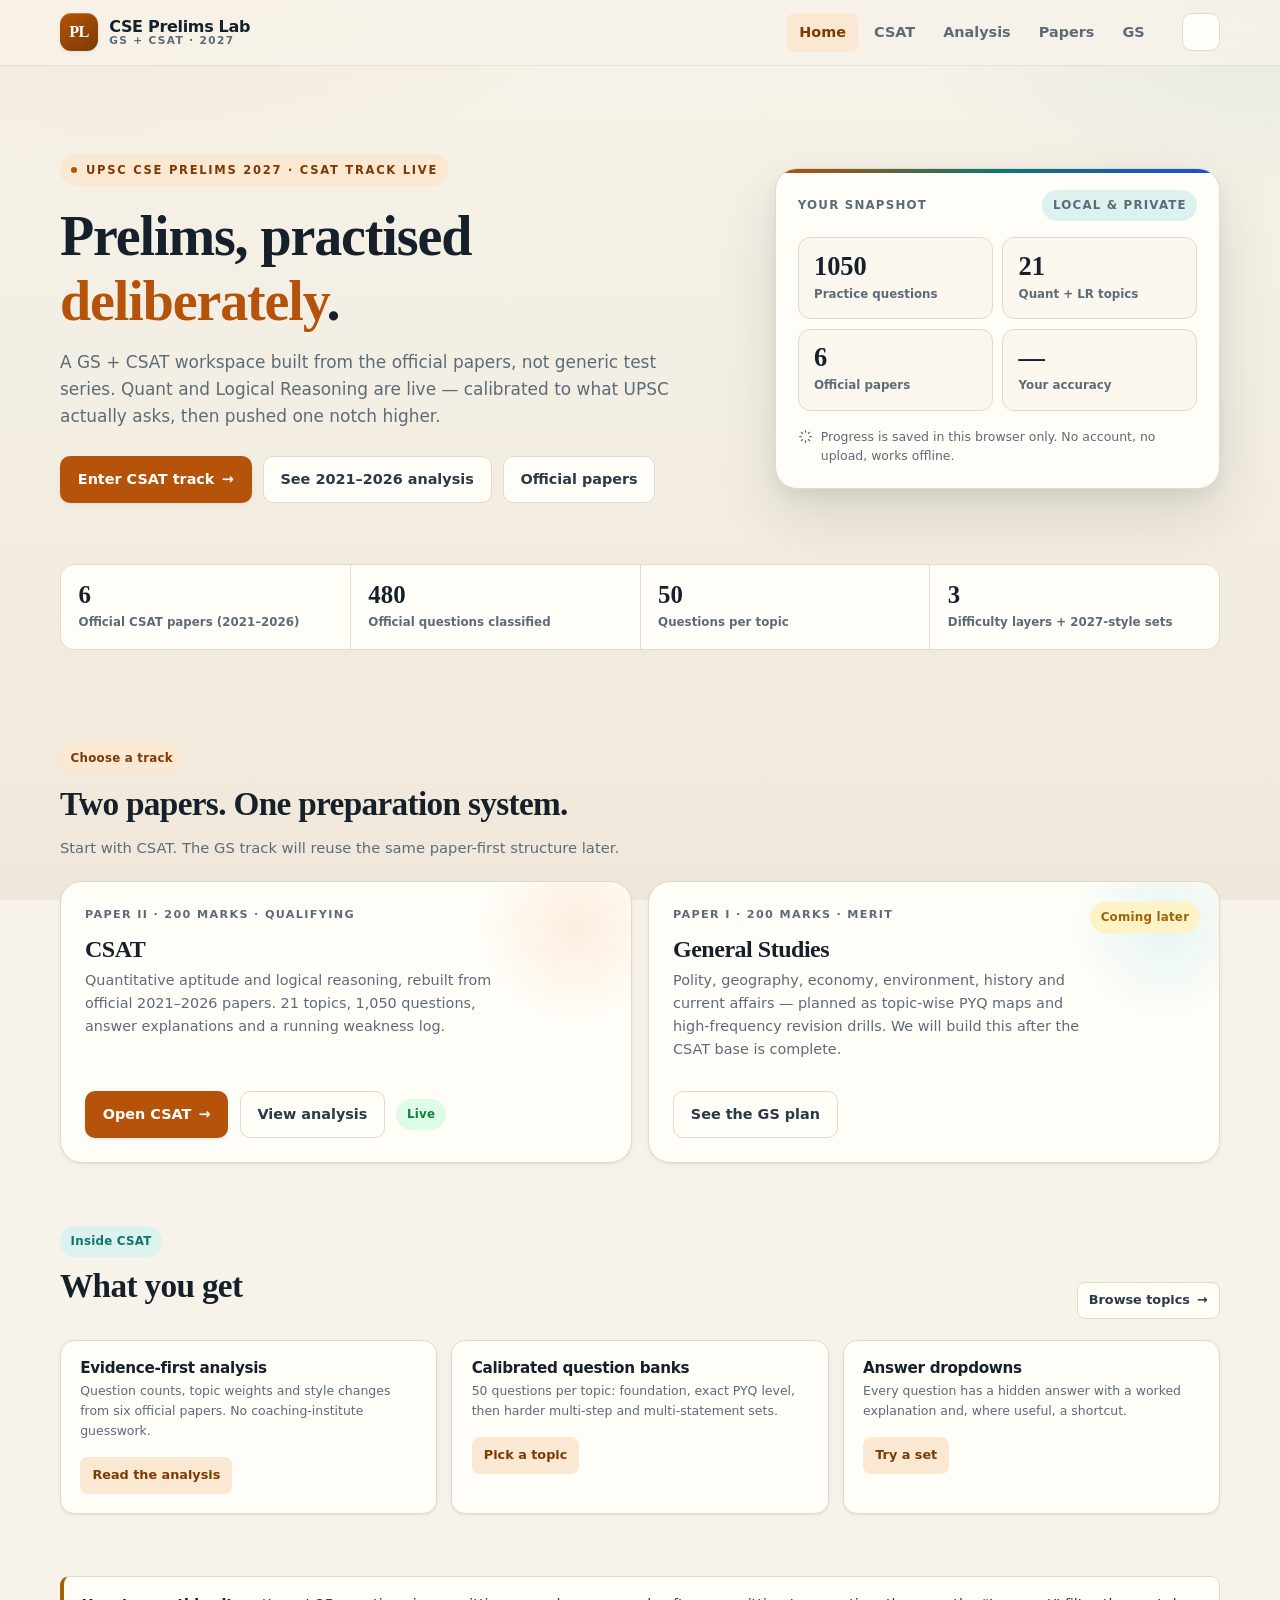
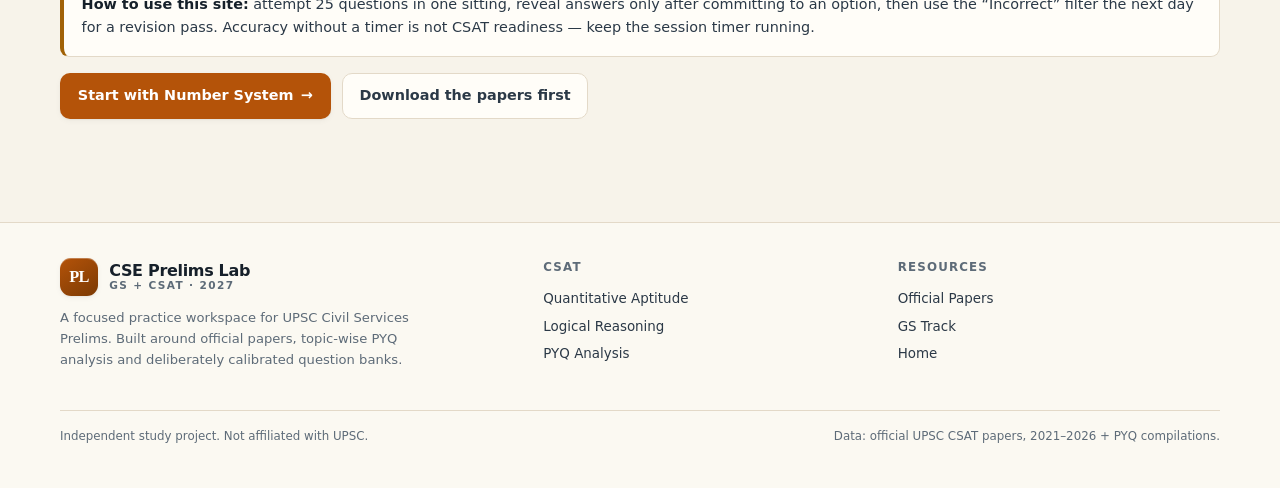
<file: index.html>
<!DOCTYPE html>
<html lang="en" data-theme="light">
<head>
<meta charset="UTF-8">
<meta name="viewport" content="width=device-width, initial-scale=1.0">
<title>CSE Prelims Lab — GS + CSAT Practice for UPSC CSE 2027</title>
<meta name="description" content="Official-paper-driven CSAT practice for UPSC CSE 2027: Quant and Logical Reasoning question banks with answers and explanations, plus 2021–2026 PYQ analysis.">
<link rel="icon" href="assets/favicon.svg" type="image/svg+xml">
<link rel="stylesheet" href="assets/css/site.css">
</head>
<body data-page="home">
<a class="skip-link" href="#main" style="position:absolute;left:-9999px">Skip to content</a>
<div data-site-header></div>

<main id="main">
  <section class="hero">
    <div class="container hero-grid">
      <div>
        <span class="eyebrow">UPSC CSE Prelims 2027 · CSAT track live</span>
        <h1>Prelims, practised <em>deliberately</em>.</h1>
        <p class="hero-lede">A GS + CSAT workspace built from the official papers, not generic test series. Quant and Logical Reasoning are live — calibrated to what UPSC actually asks, then pushed one notch higher.</p>
        <div class="hero-actions">
          <a class="btn btn-primary" href="csat.html">Enter CSAT track <span aria-hidden="true">→</span></a>
          <a class="btn btn-ghost" href="analysis.html">See 2021–2026 analysis</a>
          <a class="btn btn-ghost" href="papers.html">Official papers</a>
        </div>
      </div>
      <aside class="hero-panel" aria-label="Readiness snapshot">
        <div class="hero-panel-head">
          <span>Your snapshot</span>
          <span class="chip chip-teal">Local &amp; private</span>
        </div>
        <div class="hero-stat-grid">
          <div class="hero-stat"><b data-stat="questions">1050</b><span>Practice questions</span></div>
          <div class="hero-stat"><b data-stat="topics">21</b><span>Quant + LR topics</span></div>
          <div class="hero-stat"><b data-stat="papers">6</b><span>Official papers</span></div>
          <div class="hero-stat"><b data-stat="accuracy">—</b><span>Your accuracy</span></div>
        </div>
        <p class="hero-note">
          <svg width="15" height="15" viewBox="0 0 24 24" fill="none" stroke="currentColor" stroke-width="2"><path d="M12 2v4M12 18v4M4.9 4.9l2.8 2.8M16.3 16.3l2.8 2.8M2 12h4M18 12h4M4.9 19.1l2.8-2.8M16.3 7.7l2.8-2.8"/></svg>
          <span>Progress is saved in this browser only. No account, no upload, works offline.</span>
        </p>
      </aside>
    </div>
  </section>

  <div class="container">
    <div class="stats-strip" aria-label="What is inside">
      <div><b data-stat="papers">6</b><span>Official CSAT papers (2021–2026)</span></div>
      <div><b>480</b><span>Official questions classified</span></div>
      <div><b>50</b><span>Questions per topic</span></div>
      <div><b>3</b><span>Difficulty layers + 2027-style sets</span></div>
    </div>
  </div>

  <section class="section" id="tracks">
    <div class="container">
      <div class="section-head">
        <div>
          <span class="chip chip-accent">Choose a track</span>
          <h2 style="margin-top:.65rem">Two papers. One preparation system.</h2>
          <p>Start with CSAT. The GS track will reuse the same paper-first structure later.</p>
        </div>
      </div>
      <div class="track-grid">
        <article class="track-card">
          <div class="track-kicker">Paper II · 200 marks · Qualifying</div>
          <h3>CSAT</h3>
          <p>Quantitative aptitude and logical reasoning, rebuilt from official 2021–2026 papers. 21 topics, 1,050 questions, answer explanations and a running weakness log.</p>
          <div class="track-foot">
            <a class="btn btn-primary" href="csat.html">Open CSAT <span aria-hidden="true">→</span></a>
            <a class="btn btn-ghost" href="analysis.html">View analysis</a>
            <span class="chip chip-success">Live</span>
          </div>
        </article>
        <article class="track-card gs">
          <span class="badge-soon chip chip-gold">Coming later</span>
          <div class="track-kicker">Paper I · 200 marks · Merit</div>
          <h3>General Studies</h3>
          <p>Polity, geography, economy, environment, history and current affairs — planned as topic-wise PYQ maps and high-frequency revision drills. We will build this after the CSAT base is complete.</p>
          <div class="track-foot">
            <a class="btn btn-ghost" href="gs.html">See the GS plan</a>
          </div>
        </article>
      </div>
    </div>
  </section>

  <section class="section" style="padding-top:.5rem">
    <div class="container">
      <div class="section-head">
        <div>
          <span class="chip chip-teal">Inside CSAT</span>
          <h2 style="margin-top:.65rem">What you get</h2>
        </div>
        <a class="btn btn-ghost btn-sm" href="csat.html">Browse topics <span aria-hidden="true">→</span></a>
      </div>
      <div class="topic-grid" style="grid-template-columns:repeat(3,1fr)">
        <div class="chart-card">
          <h3>Evidence-first analysis</h3>
          <p>Question counts, topic weights and style changes from six official papers. No coaching-institute guesswork.</p>
          <a class="btn btn-soft btn-sm" href="analysis.html">Read the analysis</a>
        </div>
        <div class="chart-card">
          <h3>Calibrated question banks</h3>
          <p>50 questions per topic: foundation, exact PYQ level, then harder multi-step and multi-statement sets.</p>
          <a class="btn btn-soft btn-sm" href="csat.html">Pick a topic</a>
        </div>
        <div class="chart-card">
          <h3>Answer dropdowns</h3>
          <p>Every question has a hidden answer with a worked explanation and, where useful, a shortcut.</p>
          <a class="btn btn-soft btn-sm" href="practice.html?topic=number-system">Try a set</a>
        </div>
      </div>
    </div>
  </section>

  <section class="section" style="padding-top:.5rem">
    <div class="container">
      <div class="callout gold">
        <b>How to use this site:</b> attempt 25 questions in one sitting, reveal answers only after committing to an option, then use the “Incorrect” filter the next day for a revision pass. Accuracy without a timer is not CSAT readiness — keep the session timer running.
      </div>
      <div style="display:flex;gap:.7rem;flex-wrap:wrap;margin-top:1rem">
        <a class="btn btn-primary" data-resume href="practice.html?topic=number-system">Start with Number System <span aria-hidden="true">→</span></a>
        <a class="btn btn-ghost" href="papers.html">Download the papers first</a>
      </div>
    </div>
  </section>
</main>

<div data-site-footer></div>

<script src="data/topics.js"></script>
<script src="assets/js/app.js"></script>
</body>
</html>
</file>
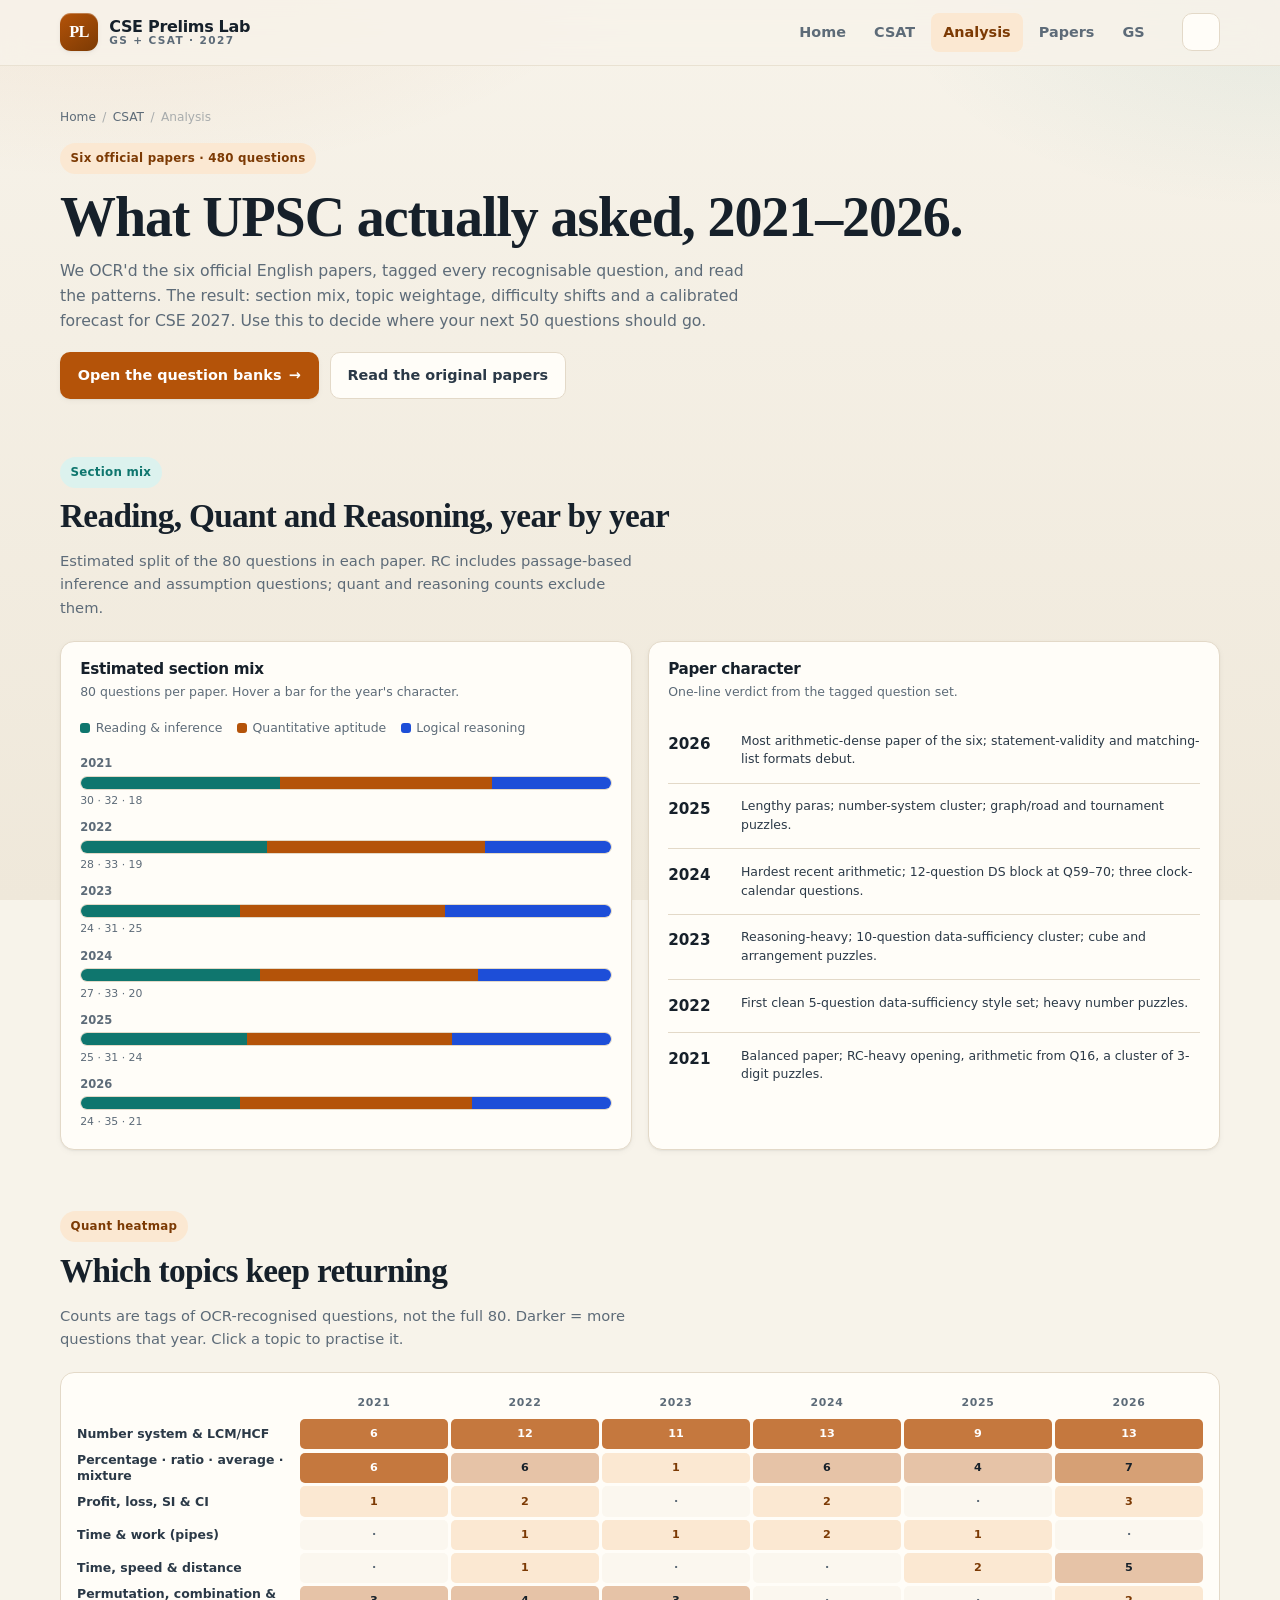
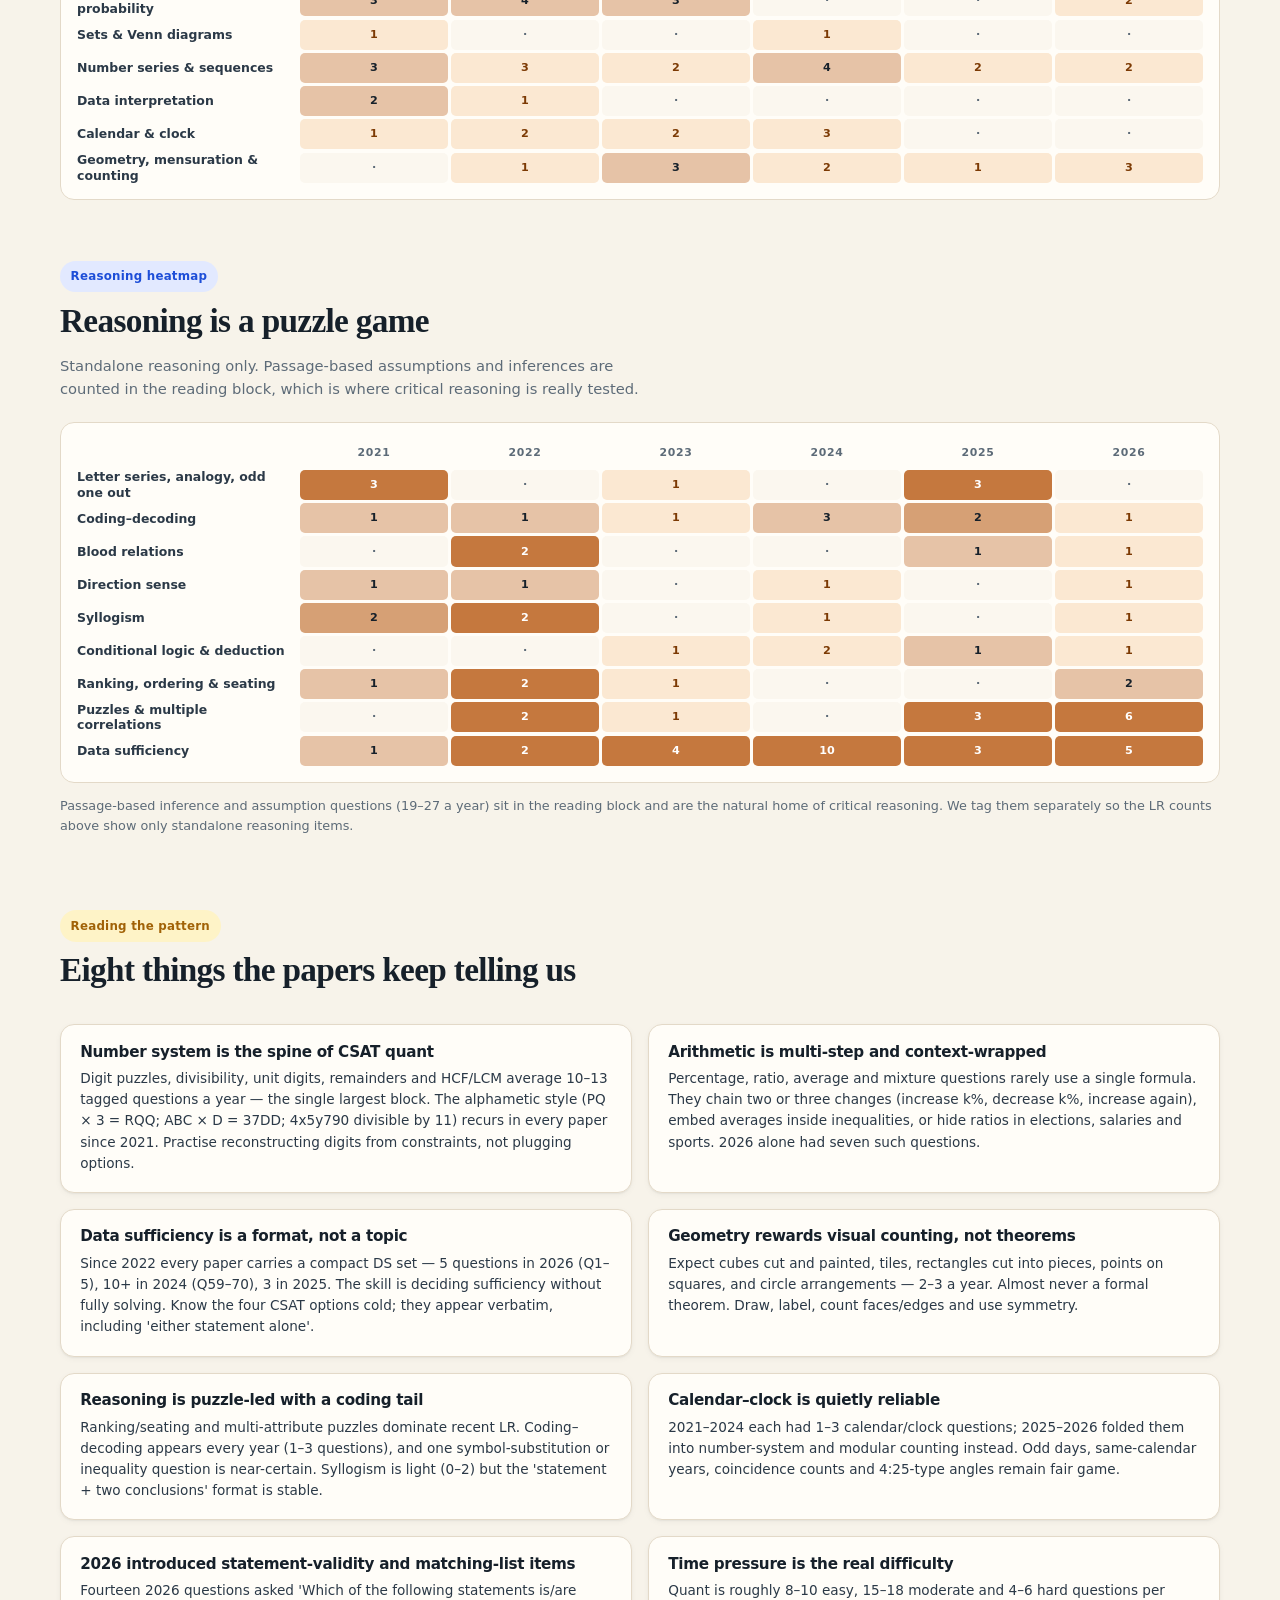
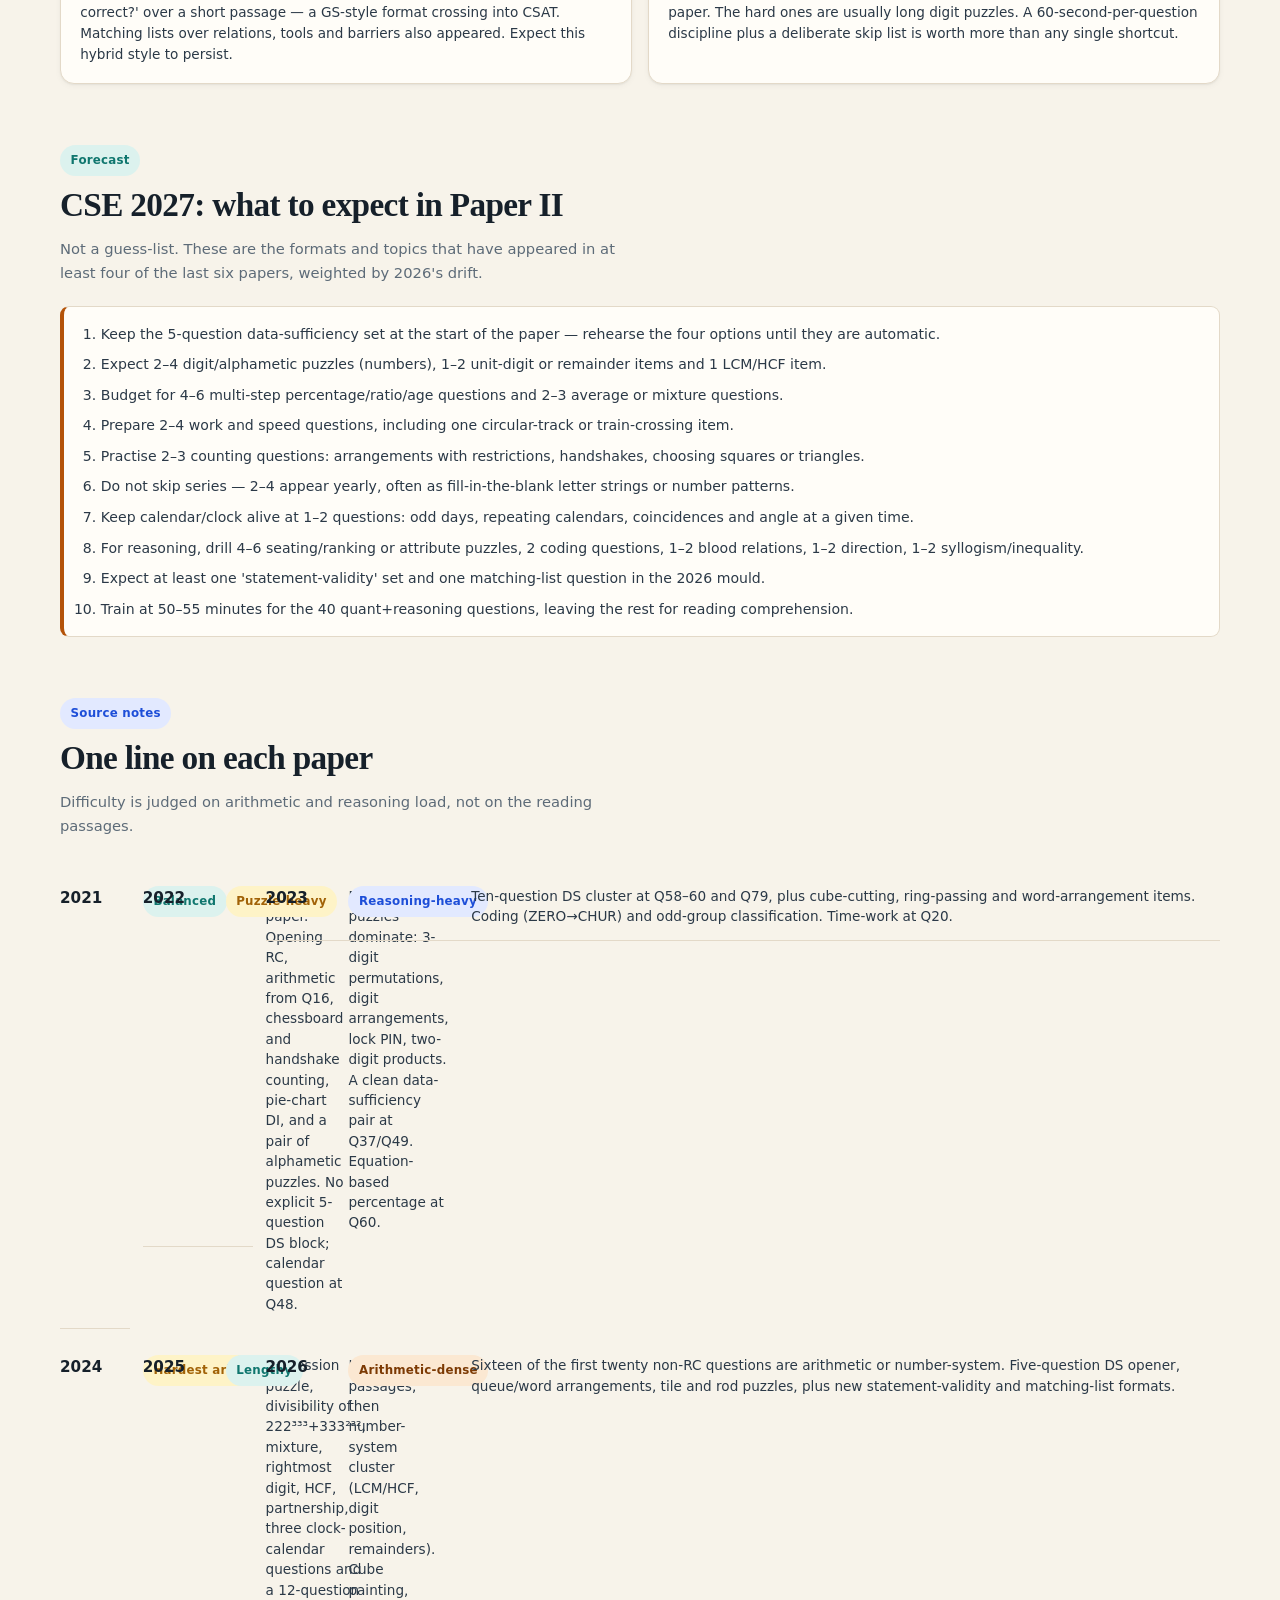
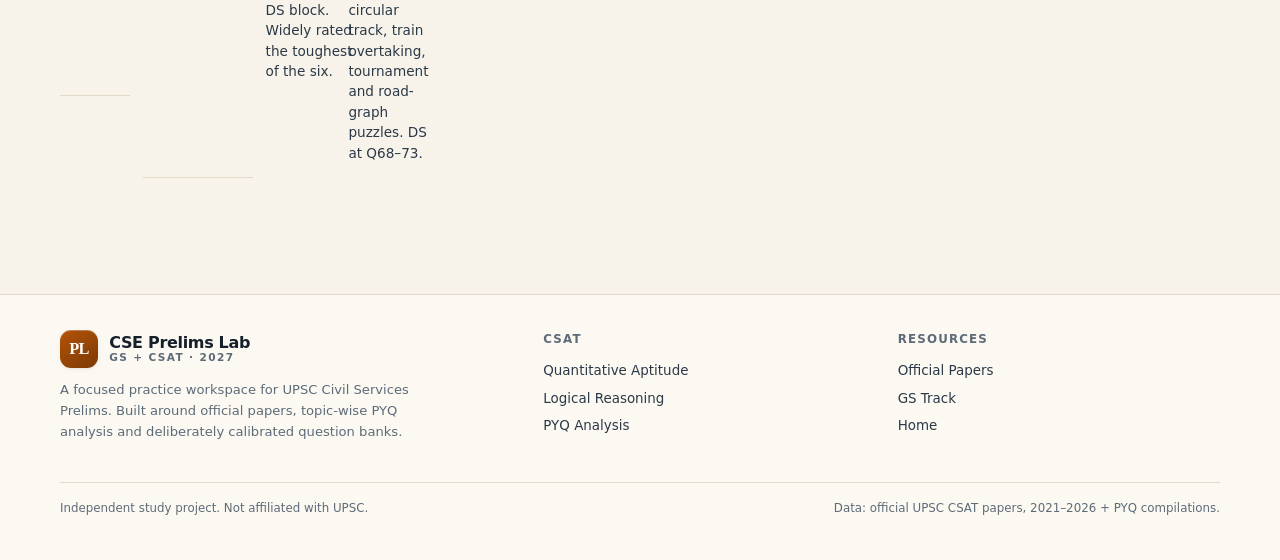
<file: analysis.html>
<!DOCTYPE html>
<html lang="en" data-theme="light">
<head>
<meta charset="UTF-8">
<meta name="viewport" content="width=device-width, initial-scale=1.0">
<title>2021–2026 CSAT Analysis — Topic Weightage &amp; 2027 Outlook | CSE Prelims Lab</title>
<meta name="description" content="Year-wise analysis of UPSC CSAT 2021–2026: section mix, topic weightage heatmaps, difficulty trends and what to expect in CSE 2027 Paper II.">
<link rel="icon" href="assets/favicon.svg" type="image/svg+xml">
<link rel="stylesheet" href="assets/css/site.css">
<style>
  .analysis-grid { display: grid; grid-template-columns: 1fr 1fr; gap: 1rem; }
  .heat { grid-template-columns: 220px repeat(6, 1fr); align-items: center; }
  .heat-head { font-size: .68rem; text-transform: uppercase; letter-spacing: .06em; color: var(--muted); text-align: center; font-weight: 800; padding: .3rem; }
  .heat-row-label { font-size: .78rem; color: var(--ink-2); font-weight: 600; padding-right: .5rem; line-height: 1.25; }
  .heat-row-label a { color: inherit; text-decoration: none; }
  .heat-row-label a:hover { color: var(--accent); }
  .insight-grid { display: grid; grid-template-columns: repeat(2, 1fr); gap: 1rem; }
  .insight-card { background: var(--surface); border: 1px solid var(--line); border-radius: var(--radius); padding: 1.15rem 1.2rem; box-shadow: var(--shadow-sm); }
  .insight-card h3 { font-size: .95rem; margin-bottom: .45rem; }
  .insight-card p { font-size: .85rem; color: var(--ink-2); margin: 0; line-height: 1.55; }
  .year-note { display: grid; grid-template-columns: 70px 110px 1fr; gap: .8rem; align-items: start; padding: .85rem 0; border-bottom: 1px solid var(--line); font-size: .85rem; }
  .year-note:last-child { border-bottom: 0; }
  .year-note b { font-size: .95rem; }
  .year-note p { margin: 0; color: var(--ink-2); line-height: 1.5; }
  @media (max-width: 860px) {
    .analysis-grid, .insight-grid { grid-template-columns: 1fr; }
    .heat { grid-template-columns: 150px repeat(6, 1fr); }
    .heat-row-label { font-size: .7rem; }
    .year-note { grid-template-columns: 54px 1fr; }
    .year-note p { grid-column: 1 / -1; }
  }
</style>
</head>
<body data-page="analysis">
<div data-site-header></div>

<main>
  <section class="page-head">
    <div class="container">
      <div class="breadcrumbs"><a href="index.html">Home</a><span>/</span><a href="csat.html">CSAT</a><span>/</span><span>Analysis</span></div>
      <span class="chip chip-accent">Six official papers · 480 questions</span>
      <h1 style="margin-top:.7rem">What UPSC actually asked, 2021–2026.</h1>
      <p>We OCR'd the six official English papers, tagged every recognisable question, and read the patterns. The result: section mix, topic weightage, difficulty shifts and a calibrated forecast for CSE 2027. Use this to decide where your next 50 questions should go.</p>
      <div class="hero-actions" style="margin-top:1.2rem">
        <a class="btn btn-primary" href="csat.html">Open the question banks <span aria-hidden="true">→</span></a>
        <a class="btn btn-ghost" href="papers.html">Read the original papers</a>
      </div>
    </div>
  </section>

  <section class="section">
    <div class="container">
      <div class="section-head">
        <div>
          <span class="chip chip-teal">Section mix</span>
          <h2 style="margin-top:.6rem">Reading, Quant and Reasoning, year by year</h2>
          <p>Estimated split of the 80 questions in each paper. RC includes passage-based inference and assumption questions; quant and reasoning counts exclude them.</p>
        </div>
      </div>
      <div class="analysis-grid">
        <div class="chart-card">
          <h3>Estimated section mix</h3>
          <p>80 questions per paper. Hover a bar for the year's character.</p>
          <div class="legend" style="margin-bottom:1rem">
            <span><i style="background:var(--teal)"></i>Reading &amp; inference</span>
            <span><i style="background:var(--accent)"></i>Quantitative aptitude</span>
            <span><i style="background:var(--blue)"></i>Logical reasoning</span>
          </div>
          <div class="bar-chart" id="mix-chart"></div>
        </div>
        <div class="chart-card">
          <h3>Paper character</h3>
          <p>One-line verdict from the tagged question set.</p>
          <div id="year-notes"></div>
        </div>
      </div>
    </div>
  </section>

  <section class="section" style="padding-top:.4rem">
    <div class="container">
      <div class="section-head">
        <div>
          <span class="chip chip-accent">Quant heatmap</span>
          <h2 style="margin-top:.6rem">Which topics keep returning</h2>
          <p>Counts are tags of OCR-recognised questions, not the full 80. Darker = more questions that year. Click a topic to practise it.</p>
        </div>
      </div>
      <div class="table-wrap" style="padding:1rem">
        <div class="heat" id="quant-heat" aria-label="Quant topic weightage heatmap"></div>
      </div>
    </div>
  </section>

  <section class="section" style="padding-top:.4rem">
    <div class="container">
      <div class="section-head">
        <div>
          <span class="chip chip-blue">Reasoning heatmap</span>
          <h2 style="margin-top:.6rem">Reasoning is a puzzle game</h2>
          <p>Standalone reasoning only. Passage-based assumptions and inferences are counted in the reading block, which is where critical reasoning is really tested.</p>
        </div>
      </div>
      <div class="table-wrap" style="padding:1rem">
        <div class="heat" id="lr-heat" aria-label="Reasoning topic weightage heatmap"></div>
      </div>
      <p style="font-size:.8rem;color:var(--muted);margin-top:.8rem" id="rc-note"></p>
    </div>
  </section>

  <section class="section" style="padding-top:.4rem">
    <div class="container">
      <div class="section-head">
        <div>
          <span class="chip chip-gold">Reading the pattern</span>
          <h2 style="margin-top:.6rem">Eight things the papers keep telling us</h2>
        </div>
      </div>
      <div class="insight-grid" id="insights"></div>
    </div>
  </section>

  <section class="section" style="padding-top:.4rem">
    <div class="container">
      <div class="section-head">
        <div>
          <span class="chip chip-teal">Forecast</span>
          <h2 style="margin-top:.6rem">CSE 2027: what to expect in Paper II</h2>
          <p>Not a guess-list. These are the formats and topics that have appeared in at least four of the last six papers, weighted by 2026's drift.</p>
        </div>
      </div>
      <div class="callout" style="border-left-color:var(--accent)">
        <ol style="margin:0;padding-left:1.2rem;display:grid;gap:.5rem;font-size:.88rem" id="outlook"></ol>
      </div>
    </div>
  </section>

  <section class="section" style="padding-top:.4rem">
    <div class="container">
      <div class="section-head">
        <div>
          <span class="chip chip-blue">Source notes</span>
          <h2 style="margin-top:.6rem">One line on each paper</h2>
          <p>Difficulty is judged on arithmetic and reasoning load, not on the reading passages.</p>
        </div>
      </div>
      <div class="year-note" id="paper-notes"></div>
    </div>
  </section>
</main>

<div data-site-footer></div>

<script src="data/topics.js"></script>
<script src="data/analysis.js"></script>
<script src="assets/js/app.js"></script>
<script>
(function () {
  var A = (window.CATALOG && window.CATALOG.analysis) || null;
  if (!A) return;

  function esc(s) { return window.APP ? APP.escapeHtml(s) : s; }

  /* section mix bars */
  var mix = document.getElementById("mix-chart");
  A.sectionMix.forEach(function (row) {
    var max = 80;
    mix.insertAdjacentHTML("beforeend",
      '<div title="' + esc(row.note) + '">' +
        '<div style="font-size:.72rem;color:var(--muted);font-weight:800;margin-bottom:.2rem">' + row.year + '</div>' +
        '<div style="display:flex;height:14px;border-radius:999px;overflow:hidden;border:1px solid var(--line)">' +
          '<span style="width:' + (row.rc / max * 100) + '%;background:var(--teal)"></span>' +
          '<span style="width:' + (row.quant / max * 100) + '%;background:var(--accent)"></span>' +
          '<span style="width:' + (row.lr / max * 100) + '%;background:var(--blue)"></span>' +
        '</div>' +
        '<div style="font-size:.68rem;color:var(--muted);margin-top:.15rem;font-variant-numeric:tabular-nums">' + row.rc + ' · ' + row.quant + ' · ' + row.lr + '</div>' +
      '</div>');
  });

  /* year notes */
  var yn = document.getElementById("year-notes");
  A.sectionMix.slice().reverse().forEach(function (row) {
    yn.insertAdjacentHTML("beforeend",
      '<div class="year-note" style="grid-template-columns:60px 1fr">' +
        '<b>' + row.year + '</b><p>' + esc(row.note) + '</p></div>');
  });

  /* heatmaps */
  function heat(id, rows) {
    var mount = document.getElementById(id);
    var html = '<div class="heat-head"></div>' + A.years.map(function (y) { return '<div class="heat-head">' + y + "</div>"; }).join("");
    var maxes = {};
    A.years.forEach(function (_, i) {
      maxes[i] = Math.max.apply(null, rows.map(function (r) { return r.counts[i]; }));
    });
    rows.forEach(function (r) {
      html += '<div class="heat-row-label"><a href="practice.html?topic=' + r.id + '">' + esc(r.title) + "</a></div>";
      r.counts.forEach(function (v, i) {
        var lvl = v === 0 ? 0 : Math.max(1, Math.ceil(v / maxes[i] * 4));
        html += '<div class="heat-cell" data-v="' + lvl + '" title="' + esc(r.title) + ' — ' + A.years[i] + ": " + v + ' tagged">' + (v || "·") + "</div>";
      });
    });
    mount.innerHTML = html;
  }
  heat("quant-heat", A.quantHeat);
  heat("lr-heat", A.lrHeat);
  document.getElementById("rc-note").textContent = A.rcNote;

  /* insights */
  var ins = document.getElementById("insights");
  A.insights.forEach(function (x) {
    ins.insertAdjacentHTML("beforeend", '<div class="insight-card"><h3>' + esc(x.title) + "</h3><p>" + esc(x.body) + "</p></div>");
  });

  /* outlook */
  var ol = document.getElementById("outlook");
  A.outlook.forEach(function (x) { ol.insertAdjacentHTML("beforeend", "<li>" + esc(x) + "</li>"); });

  /* paper notes */
  var pn = document.getElementById("paper-notes");
  A.paperNotes.forEach(function (p) {
    pn.insertAdjacentHTML("beforeend",
      '<div class="year-note"><b>' + p.year + '</b><span class="chip chip-' + (p.tone || "teal") + '" style="justify-self:start">' + esc(p.label) + '</span><p>' + esc(p.text) + "</p></div>");
  });
})();
</script>
</body>
</html>
</file>
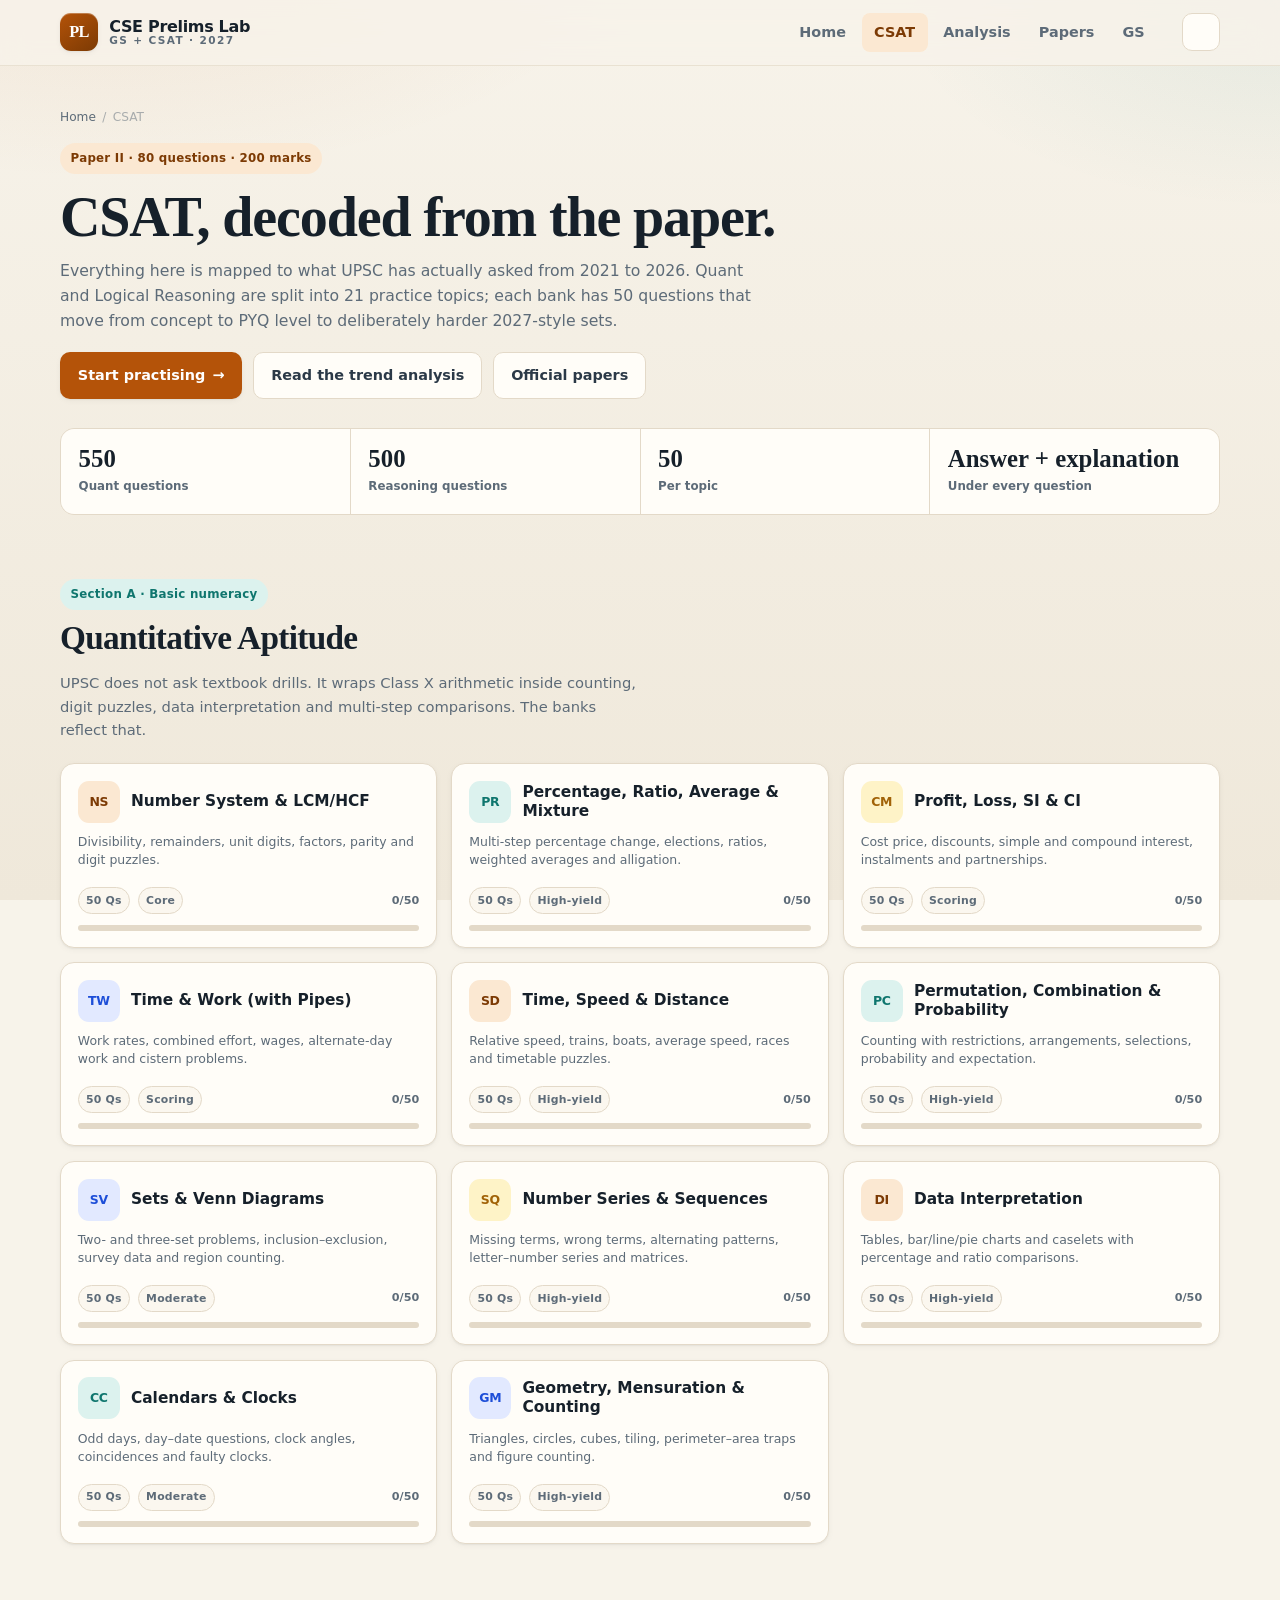
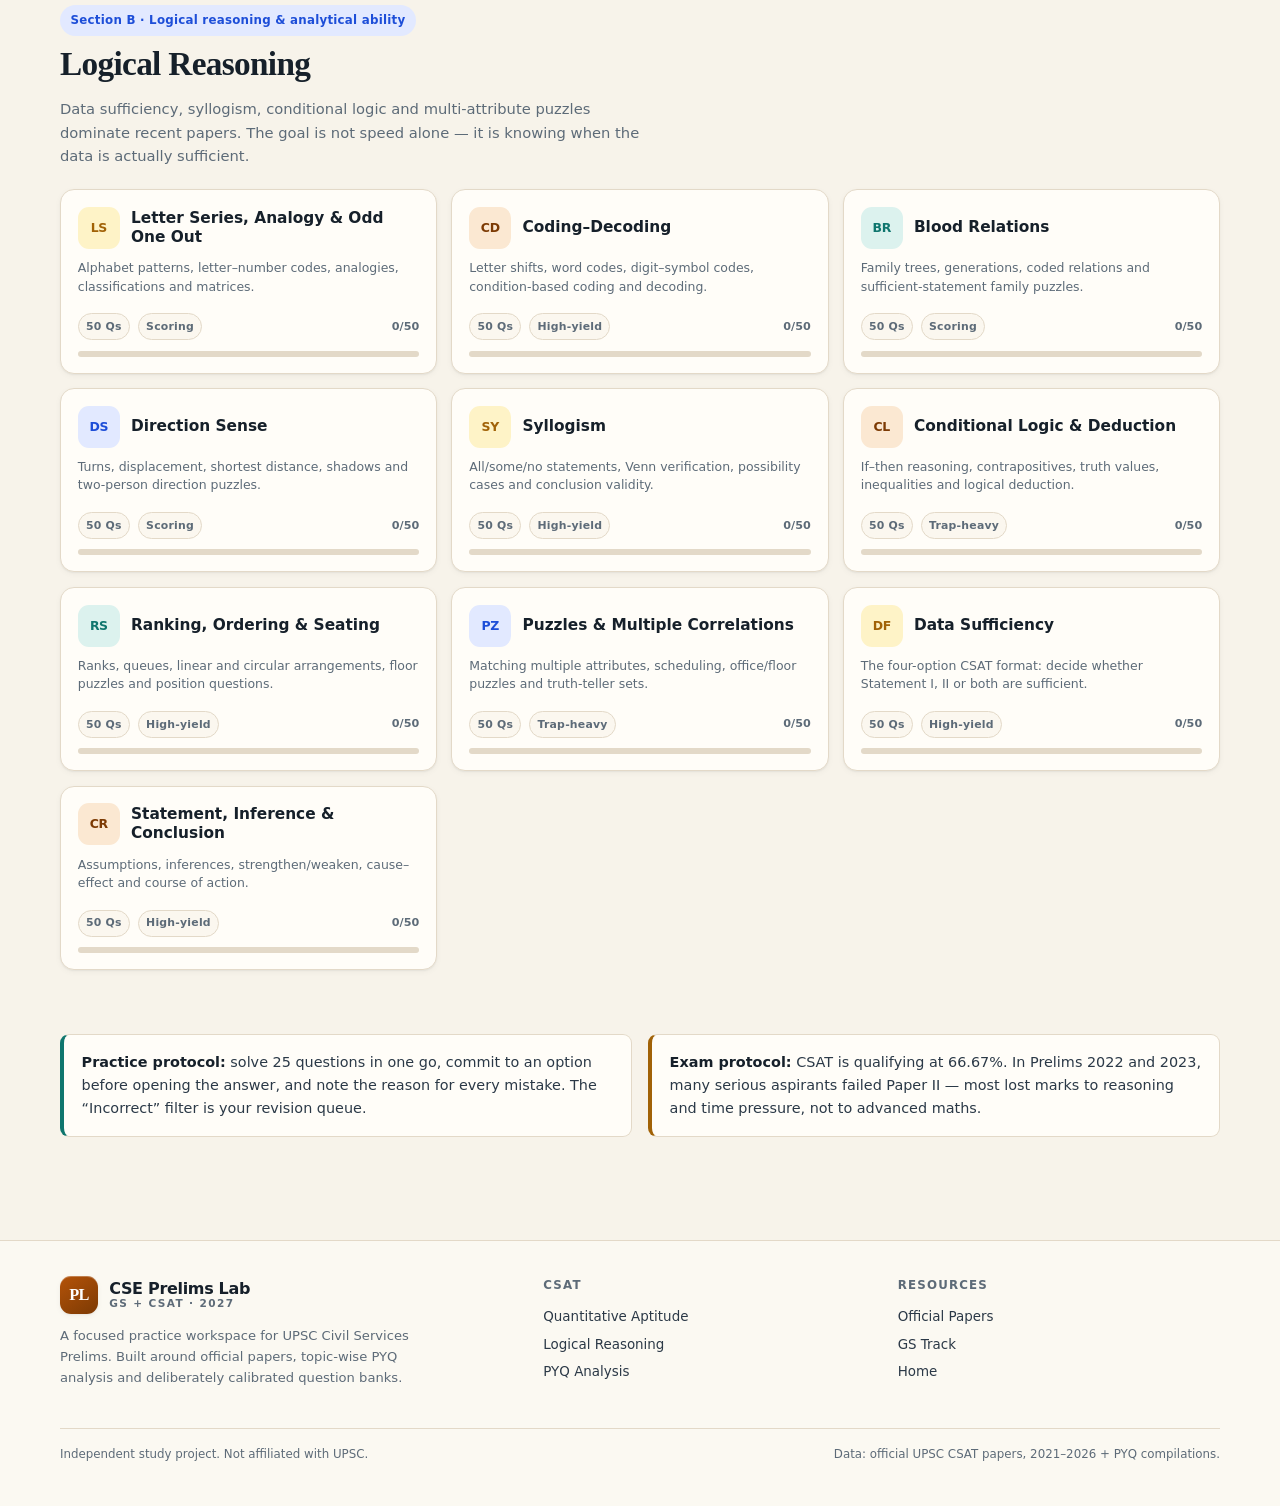
<file: csat.html>
<!DOCTYPE html>
<html lang="en" data-theme="light">
<head>
<meta charset="UTF-8">
<meta name="viewport" content="width=device-width, initial-scale=1.0">
<title>CSAT Track — Quant &amp; Logical Reasoning | CSE Prelims Lab</title>
<meta name="description" content="Topic-wise CSAT practice for UPSC CSE 2027: 11 quantitative aptitude topics and 10 logical reasoning topics, 50 questions each with answers and explanations.">
<link rel="icon" href="assets/favicon.svg" type="image/svg+xml">
<link rel="stylesheet" href="assets/css/site.css">
</head>
<body data-page="csat">
<div data-site-header></div>

<main>
  <section class="page-head">
    <div class="container">
      <div class="breadcrumbs"><a href="index.html">Home</a><span>/</span><span>CSAT</span></div>
      <span class="chip chip-accent">Paper II · 80 questions · 200 marks</span>
      <h1 style="margin-top:.7rem">CSAT, decoded from the paper.</h1>
      <p>Everything here is mapped to what UPSC has actually asked from 2021 to 2026. Quant and Logical Reasoning are split into 21 practice topics; each bank has 50 questions that move from concept to PYQ level to deliberately harder 2027-style sets.</p>
      <div class="hero-actions" style="margin-top:1.2rem">
        <a class="btn btn-primary" href="practice.html?topic=number-system">Start practising <span aria-hidden="true">→</span></a>
        <a class="btn btn-ghost" href="analysis.html">Read the trend analysis</a>
        <a class="btn btn-ghost" href="papers.html">Official papers</a>
      </div>
      <div class="stats-strip" style="margin-top:1.8rem;margin-bottom:.4rem">
        <div><b>550</b><span>Quant questions</span></div>
        <div><b>500</b><span>Reasoning questions</span></div>
        <div><b>50</b><span>Per topic</span></div>
        <div><b>Answer + explanation</b><span>Under every question</span></div>
      </div>
    </div>
  </section>

  <section class="section" id="quant">
    <div class="container">
      <div class="section-head">
        <div>
          <span class="chip chip-teal">Section A · Basic numeracy</span>
          <h2 style="margin-top:.6rem">Quantitative Aptitude</h2>
          <p>UPSC does not ask textbook drills. It wraps Class X arithmetic inside counting, digit puzzles, data interpretation and multi-step comparisons. The banks reflect that.</p>
        </div>
      </div>
      <div class="topic-grid" data-quant-grid></div>
    </div>
  </section>

  <section class="section" id="reasoning" style="padding-top:.4rem">
    <div class="container">
      <div class="section-head">
        <div>
          <span class="chip chip-blue">Section B · Logical reasoning &amp; analytical ability</span>
          <h2 style="margin-top:.6rem">Logical Reasoning</h2>
          <p>Data sufficiency, syllogism, conditional logic and multi-attribute puzzles dominate recent papers. The goal is not speed alone — it is knowing when the data is actually sufficient.</p>
        </div>
      </div>
      <div class="topic-grid" data-lr-grid></div>
    </div>
  </section>

  <section class="section" style="padding-top:.6rem">
    <div class="container">
      <div class="grid two" style="display:grid;grid-template-columns:1fr 1fr;gap:1rem">
        <div class="callout teal">
          <b>Practice protocol:</b> solve 25 questions in one go, commit to an option before opening the answer, and note the reason for every mistake. The “Incorrect” filter is your revision queue.
        </div>
        <div class="callout gold">
          <b>Exam protocol:</b> CSAT is qualifying at 66.67%. In Prelims 2022 and 2023, many serious aspirants failed Paper II — most lost marks to reasoning and time pressure, not to advanced maths.
        </div>
      </div>
    </div>
  </section>
</main>

<div data-site-footer></div>

<script src="data/topics.js"></script>
<script src="assets/js/app.js"></script>
</body>
</html>
</file>
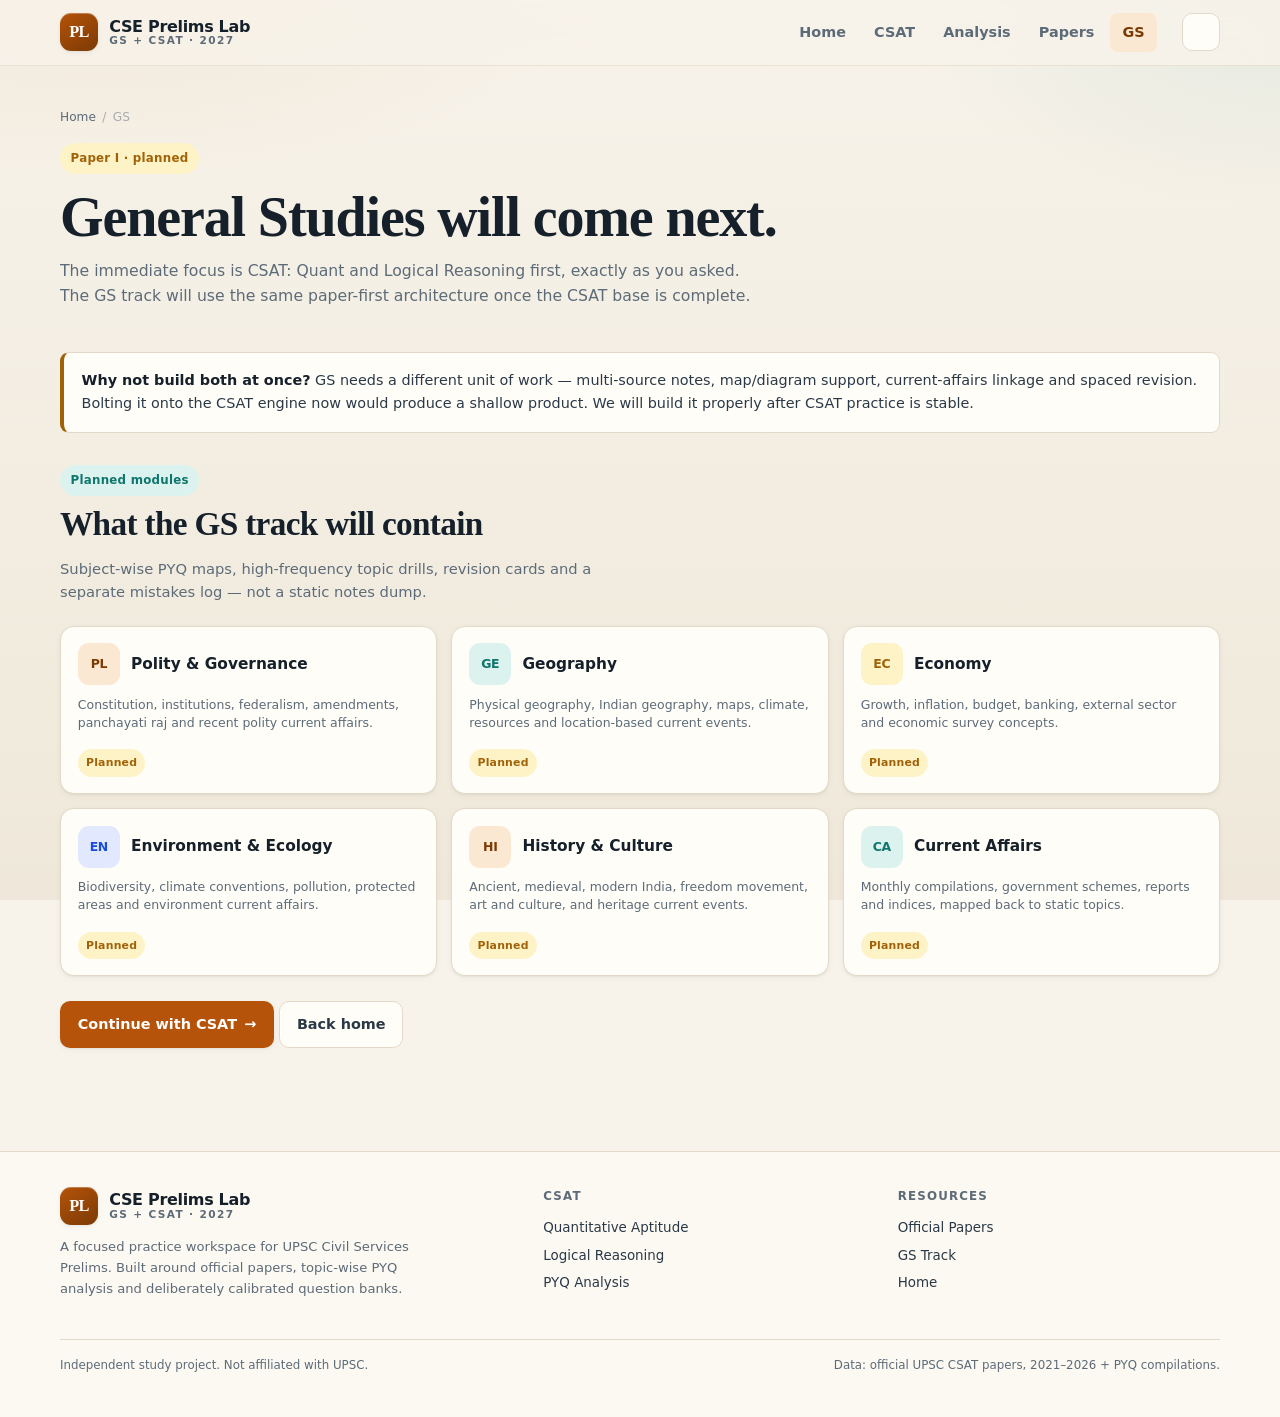
<file: gs.html>
<!DOCTYPE html>
<html lang="en" data-theme="light">
<head>
<meta charset="UTF-8">
<meta name="viewport" content="width=device-width, initial-scale=1.0">
<title>GS Track — Coming Later | CSE Prelims Lab</title>
<meta name="description" content="The General Studies track for UPSC CSE Prelims 2027 is planned for a later phase.">
<link rel="icon" href="assets/favicon.svg" type="image/svg+xml">
<link rel="stylesheet" href="assets/css/site.css">
</head>
<body data-page="gs">
<div data-site-header></div>

<main>
  <section class="page-head">
    <div class="container">
      <div class="breadcrumbs"><a href="index.html">Home</a><span>/</span><span>GS</span></div>
      <span class="chip chip-gold">Paper I · planned</span>
      <h1 style="margin-top:.7rem">General Studies will come next.</h1>
      <p>The immediate focus is CSAT: Quant and Logical Reasoning first, exactly as you asked. The GS track will use the same paper-first architecture once the CSAT base is complete.</p>
    </div>
  </section>

  <section class="section" style="padding-top:.4rem">
    <div class="container">
      <div class="callout" style="border-left-color:var(--gold)">
        <b>Why not build both at once?</b> GS needs a different unit of work — multi-source notes, map/diagram support, current-affairs linkage and spaced revision. Bolting it onto the CSAT engine now would produce a shallow product. We will build it properly after CSAT practice is stable.
      </div>

      <div class="section-head" style="margin-top:2rem">
        <div>
          <span class="chip chip-teal">Planned modules</span>
          <h2 style="margin-top:.6rem">What the GS track will contain</h2>
          <p>Subject-wise PYQ maps, high-frequency topic drills, revision cards and a separate mistakes log — not a static notes dump.</p>
        </div>
      </div>

      <div class="topic-grid">
        <div class="topic-card" style="cursor:default">
          <div class="topic-top"><span class="topic-mono">PL</span><div class="topic-title">Polity &amp; Governance</div></div>
          <p class="topic-sub">Constitution, institutions, federalism, amendments, panchayati raj and recent polity current affairs.</p>
          <div class="topic-meta"><span class="chip chip-gold">Planned</span></div>
        </div>
        <div class="topic-card" style="cursor:default">
          <div class="topic-top"><span class="topic-mono teal">GE</span><div class="topic-title">Geography</div></div>
          <p class="topic-sub">Physical geography, Indian geography, maps, climate, resources and location-based current events.</p>
          <div class="topic-meta"><span class="chip chip-gold">Planned</span></div>
        </div>
        <div class="topic-card" style="cursor:default">
          <div class="topic-top"><span class="topic-mono gold">EC</span><div class="topic-title">Economy</div></div>
          <p class="topic-sub">Growth, inflation, budget, banking, external sector and economic survey concepts.</p>
          <div class="topic-meta"><span class="chip chip-gold">Planned</span></div>
        </div>
        <div class="topic-card" style="cursor:default">
          <div class="topic-top"><span class="topic-mono blue">EN</span><div class="topic-title">Environment &amp; Ecology</div></div>
          <p class="topic-sub">Biodiversity, climate conventions, pollution, protected areas and environment current affairs.</p>
          <div class="topic-meta"><span class="chip chip-gold">Planned</span></div>
        </div>
        <div class="topic-card" style="cursor:default">
          <div class="topic-top"><span class="topic-mono">HI</span><div class="topic-title">History &amp; Culture</div></div>
          <p class="topic-sub">Ancient, medieval, modern India, freedom movement, art and culture, and heritage current events.</p>
          <div class="topic-meta"><span class="chip chip-gold">Planned</span></div>
        </div>
        <div class="topic-card" style="cursor:default">
          <div class="topic-top"><span class="topic-mono teal">CA</span><div class="topic-title">Current Affairs</div></div>
          <p class="topic-sub">Monthly compilations, government schemes, reports and indices, mapped back to static topics.</p>
          <div class="topic-meta"><span class="chip chip-gold">Planned</span></div>
        </div>
      </div>

      <div style="margin-top:1.6rem">
        <a class="btn btn-primary" href="csat.html">Continue with CSAT <span aria-hidden="true">→</span></a>
        <a class="btn btn-ghost" href="index.html">Back home</a>
      </div>
    </div>
  </section>
</main>

<div data-site-footer></div>
<script src="data/topics.js"></script>
<script src="assets/js/app.js"></script>
</body>
</html>
</file>
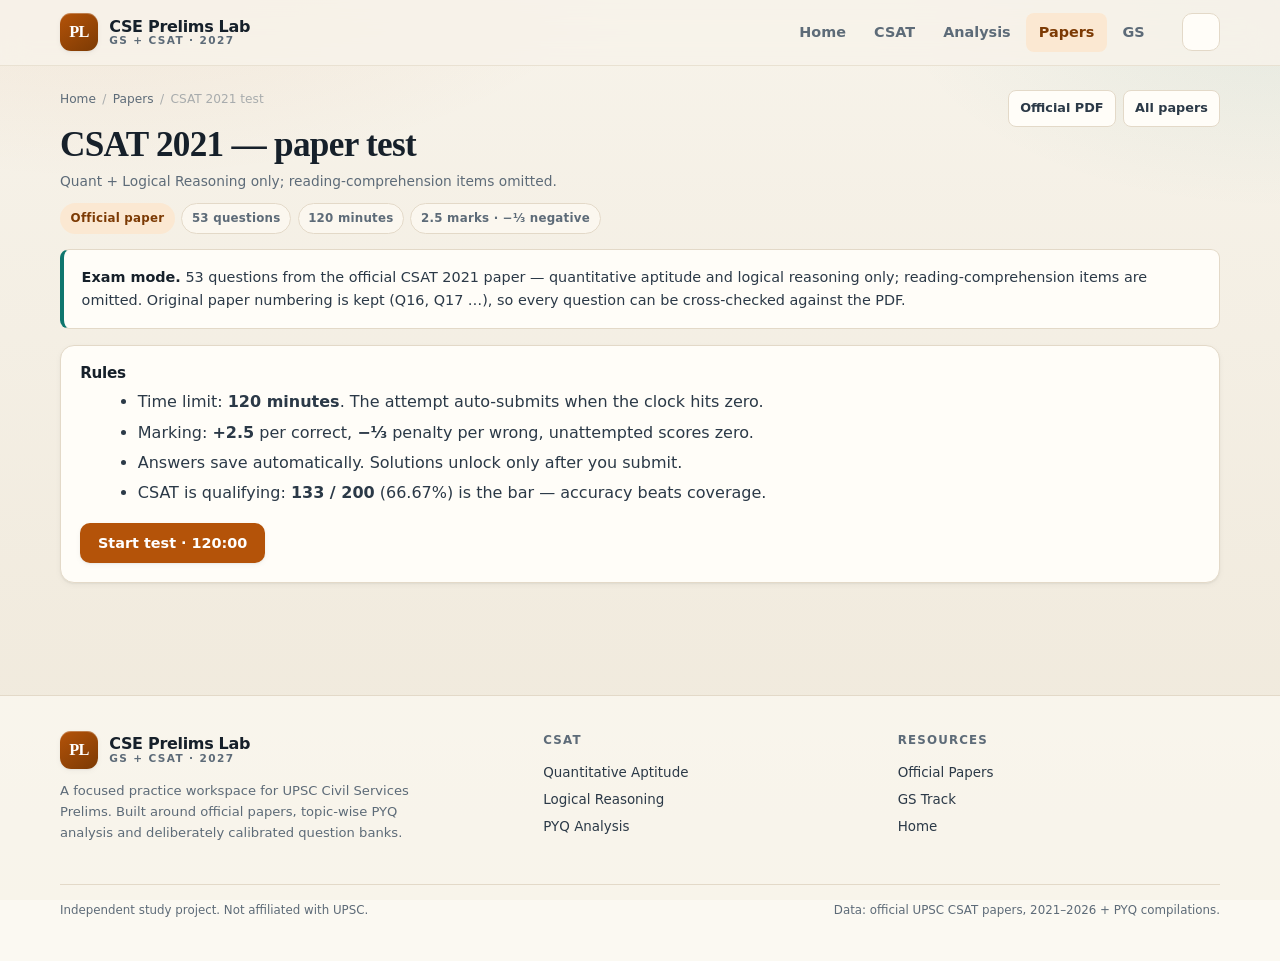
<file: paper-test.html>
<!DOCTYPE html>
<html lang="en" data-theme="light">
<head>
<meta charset="UTF-8">
<meta name="viewport" content="width=device-width, initial-scale=1.0">
<title>Paper Test — CSE Prelims Lab</title>
<meta name="description" content="Attempt the quantitative aptitude and logical reasoning sections of an official UPSC CSAT paper as a timed test, then review solutions.">
<link rel="icon" href="assets/favicon.svg" type="image/svg+xml">
<link rel="stylesheet" href="assets/css/site.css">
</head>
<body data-page="papers">
<div data-site-header></div>

<main class="practice-shell" id="paper-root">
  <div class="container">
    <div class="practice-topline">
      <div>
        <div class="breadcrumbs">
          <a href="index.html">Home</a><span>/</span>
          <a href="papers.html">Papers</a><span>/</span>
          <span id="crumb-paper">Test</span>
        </div>
        <h1 id="paper-title">Loading…</h1>
        <p id="paper-sub"></p>
        <div style="display:flex;gap:.4rem;flex-wrap:wrap;margin-top:.7rem" id="paper-chips"></div>
      </div>
      <div class="actions">
        <a class="btn btn-ghost btn-sm" id="pdf-link" href="papers.html" download>Official PDF</a>
        <a class="btn btn-ghost btn-sm" href="papers.html">All papers</a>
      </div>
    </div>

    <div id="intro-panel">
      <div class="empty-state">Loading test…</div>
    </div>

    <div id="result-panel" hidden></div>

    <div class="practice-layout" id="test-layout" hidden>
      <aside class="practice-side">
        <div class="side-card">
          <h3>Test status</h3>
          <div class="stat-line"><span>Time left</span><b id="test-timer" class="timer">120:00</b></div>
          <div class="progress-big">
            <div class="mini-bar"><span id="answer-fill" style="width:0%"></span></div>
            <div class="progress-label"><span>Answered</span><span id="answer-label">0%</span></div>
          </div>
          <div class="stat-line"><span>Answered</span><b id="stat-answered">0</b></div>
          <div class="stat-line"><span>Total</span><b id="stat-total">0</b></div>
          <button type="button" class="btn btn-primary" id="submit-btn" style="width:100%;margin-top:.6rem">Submit test</button>
          <p class="muted" style="margin:.7rem 0 0">Answers save automatically. Submitting locks the paper and unlocks all solutions.</p>
        </div>

        <div class="side-card">
          <h3>Question map</h3>
          <div class="q-nav" id="palette" aria-label="Jump to question"></div>
          <div style="display:flex;gap:.7rem;flex-wrap:wrap;margin-top:.7rem;font-size:.68rem;color:var(--muted)">
            <span style="display:inline-flex;align-items:center;gap:.3rem"><i style="width:9px;height:9px;border-radius:3px;background:var(--blue-soft);border:1px solid var(--blue)"></i> Answered</span>
            <span style="display:inline-flex;align-items:center;gap:.3rem"><i style="width:9px;height:9px;border-radius:3px;background:var(--success-soft);border:1px solid var(--success)"></i> Correct</span>
            <span style="display:inline-flex;align-items:center;gap:.3rem"><i style="width:9px;height:9px;border-radius:3px;background:var(--danger-soft);border:1px solid var(--danger)"></i> Wrong</span>
          </div>
        </div>
      </aside>

      <section class="practice-main">
        <div class="practice-toolbar">
          <span class="timer">Official paper order · original question numbers</span>
          <div class="toolbar-right">
            <button type="button" class="btn btn-ghost btn-sm" id="expand-solutions" hidden>Expand all solutions</button>
          </div>
        </div>
        <div class="question-list" id="question-list"></div>
      </section>
    </div>
  </div>
</main>

<div data-site-footer></div>
<script src="assets/js/app.js"></script>
<script src="assets/js/paper-test.js"></script>
</body>
</html>
</file>
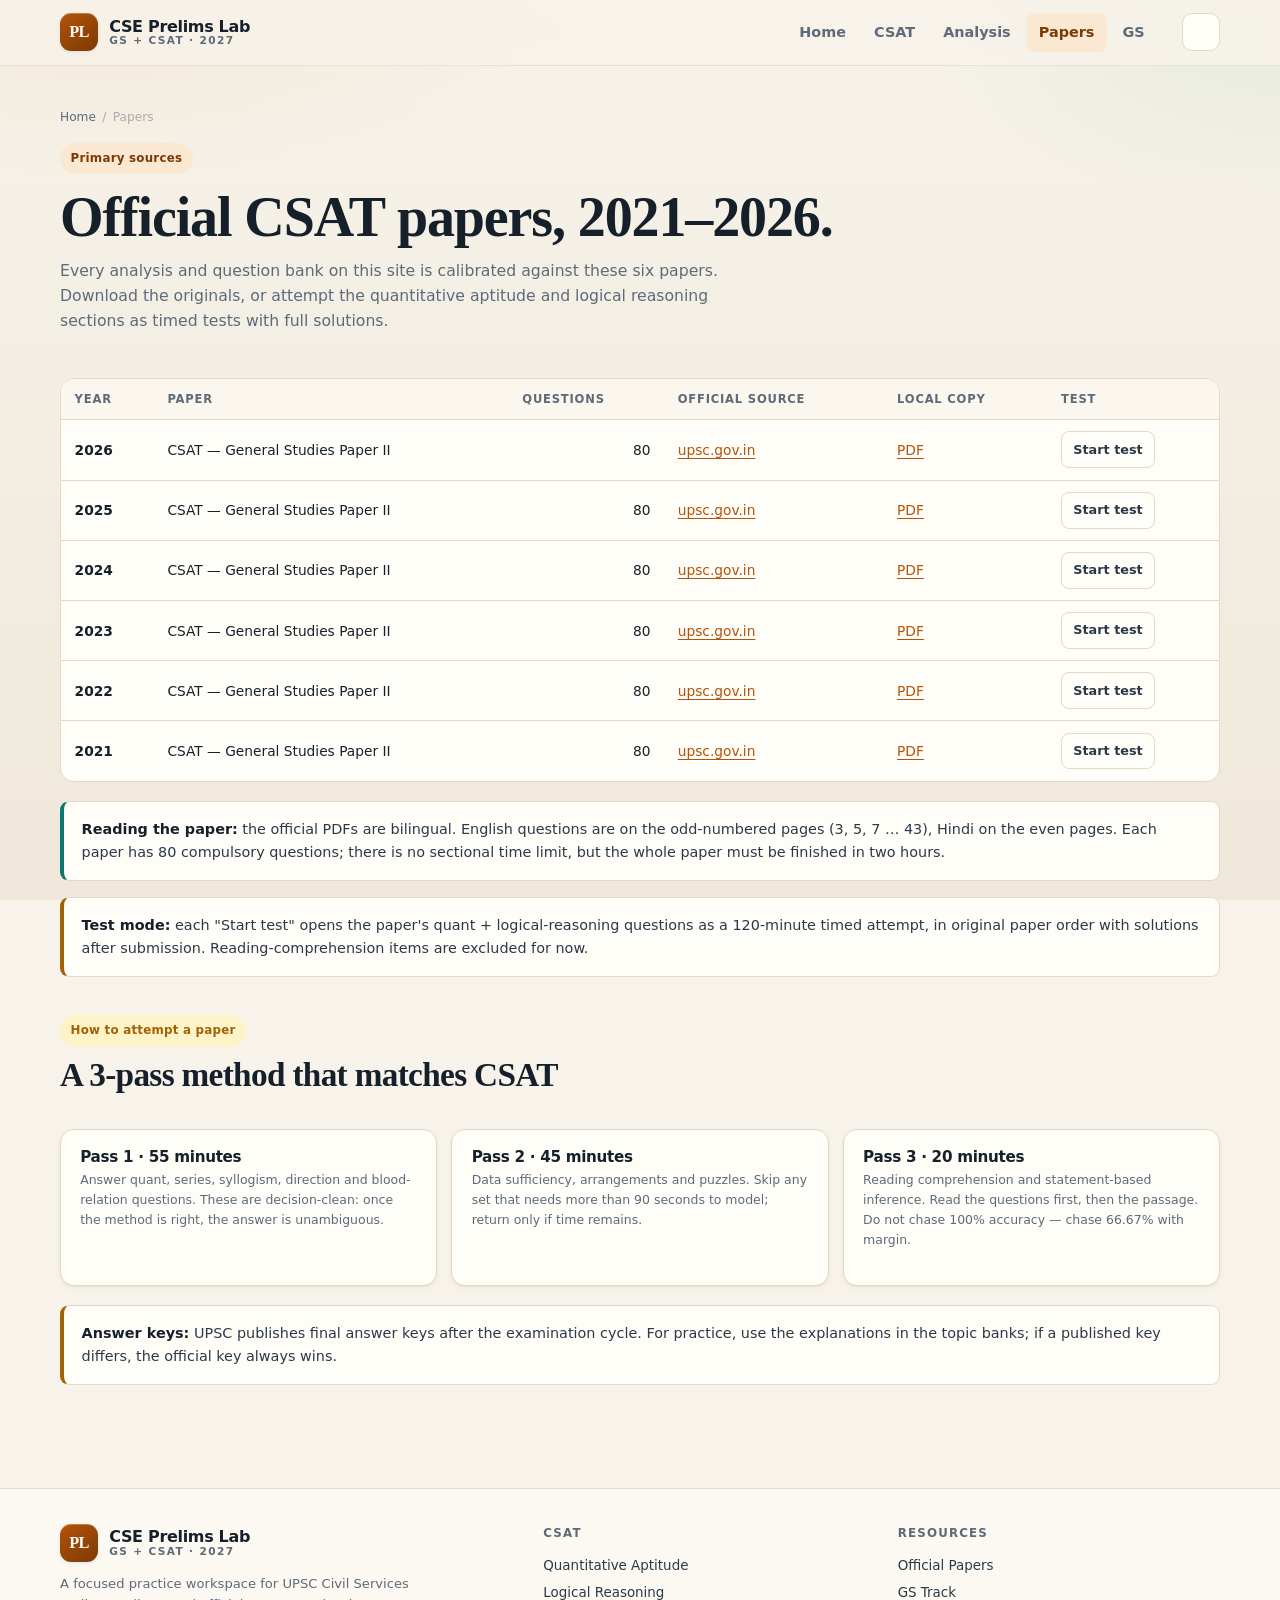
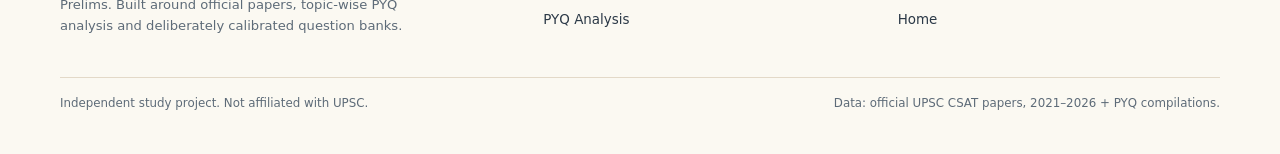
<file: papers.html>
<!DOCTYPE html>
<html lang="en" data-theme="light">
<head>
<meta charset="UTF-8">
<meta name="viewport" content="width=device-width, initial-scale=1.0">
<title>Official CSAT Papers 2021–2026 | CSE Prelims Lab</title>
<meta name="description" content="Download the official UPSC CSE Prelims CSAT (Paper II) question papers from 2021 to 2026, or attempt their quant and reasoning sections as timed tests with solutions.">
<link rel="icon" href="assets/favicon.svg" type="image/svg+xml">
<link rel="stylesheet" href="assets/css/site.css">
</head>
<body data-page="papers">
<div data-site-header></div>

<main>
  <section class="page-head">
    <div class="container">
      <div class="breadcrumbs"><a href="index.html">Home</a><span>/</span><span>Papers</span></div>
      <span class="chip chip-accent">Primary sources</span>
      <h1 style="margin-top:.7rem">Official CSAT papers, 2021–2026.</h1>
      <p>Every analysis and question bank on this site is calibrated against these six papers. Download the originals, or attempt the quantitative aptitude and logical reasoning sections as timed tests with full solutions.</p>
    </div>
  </section>

  <section class="section" style="padding-top:.4rem">
    <div class="container">
      <div class="table-wrap">
        <table class="data">
          <thead>
            <tr>
              <th>Year</th>
              <th>Paper</th>
              <th>Questions</th>
              <th>Official source</th>
              <th>Local copy</th>
              <th>Test</th>
            </tr>
          </thead>
          <tbody>
            <tr>
              <td><b>2026</b></td>
              <td>CSAT — General Studies Paper II</td>
              <td class="num">80</td>
              <td><a href="https://www.upsc.gov.in/sites/default/files/QP_CSP_2026_GENERAL_STUDIES_PAPER-II_25052026.pdf" target="_blank" rel="noopener">upsc.gov.in</a></td>
              <td><a href="papers/csat-2026.pdf" download>PDF</a></td>
              <td><a class="btn btn-ghost btn-sm" href="paper-test.html?paper=csat-2026">Start test</a></td>
            </tr>
            <tr>
              <td><b>2025</b></td>
              <td>CSAT — General Studies Paper II</td>
              <td class="num">80</td>
              <td><a href="https://www.upsc.gov.in/sites/default/files/QP-CSP-25-GENERAL-STUDIES-PAPER-II-26052025.pdf" target="_blank" rel="noopener">upsc.gov.in</a></td>
              <td><a href="papers/csat-2025.pdf" download>PDF</a></td>
              <td><a class="btn btn-ghost btn-sm" href="paper-test.html?paper=csat-2025">Start test</a></td>
            </tr>
            <tr>
              <td><b>2024</b></td>
              <td>CSAT — General Studies Paper II</td>
              <td class="num">80</td>
              <td><a href="https://www.upsc.gov.in/sites/default/files/QP-CSP-24-GENERAL-STUDIES-PAPER-II-180624.pdf" target="_blank" rel="noopener">upsc.gov.in</a></td>
              <td><a href="papers/csat-2024.pdf" download>PDF</a></td>
              <td><a class="btn btn-ghost btn-sm" href="paper-test.html?paper=csat-2024">Start test</a></td>
            </tr>
            <tr>
              <td><b>2023</b></td>
              <td>CSAT — General Studies Paper II</td>
              <td class="num">80</td>
              <td><a href="https://www.upsc.gov.in/sites/default/files/QP_CS_Pre_Exam_2023_GENERAL_STUDIES_PAPER_II_280523.pdf" target="_blank" rel="noopener">upsc.gov.in</a></td>
              <td><a href="papers/csat-2023.pdf" download>PDF</a></td>
              <td><a class="btn btn-ghost btn-sm" href="paper-test.html?paper=csat-2023">Start test</a></td>
            </tr>
            <tr>
              <td><b>2022</b></td>
              <td>CSAT — General Studies Paper II</td>
              <td class="num">80</td>
              <td><a href="https://www.upsc.gov.in/sites/default/files/GENERAL%20STUDIES%20PAPER%20II.pdf" target="_blank" rel="noopener">upsc.gov.in</a></td>
              <td><a href="papers/csat-2022.pdf" download>PDF</a></td>
              <td><a class="btn btn-ghost btn-sm" href="paper-test.html?paper=csat-2022">Start test</a></td>
            </tr>
            <tr>
              <td><b>2021</b></td>
              <td>CSAT — General Studies Paper II</td>
              <td class="num">80</td>
              <td><a href="https://www.upsc.gov.in/sites/default/files/QP-CSP-21-GeneralStudiesPaper-II-121021.pdf" target="_blank" rel="noopener">upsc.gov.in</a></td>
              <td><a href="papers/csat-2021.pdf" download>PDF</a></td>
              <td><a class="btn btn-ghost btn-sm" href="paper-test.html?paper=csat-2021">Start test</a></td>
            </tr>
          </tbody>
        </table>
      </div>

      <div class="callout teal" style="margin-top:1.2rem">
        <b>Reading the paper:</b> the official PDFs are bilingual. English questions are on the odd-numbered pages (3, 5, 7 … 43), Hindi on the even pages. Each paper has 80 compulsory questions; there is no sectional time limit, but the whole paper must be finished in two hours.
      </div>

      <div class="callout gold" style="margin-top:1rem">
        <b>Test mode:</b> each "Start test" opens the paper's quant + logical-reasoning questions as a 120-minute timed attempt, in original paper order with solutions after submission. Reading-comprehension items are excluded for now.
      </div>

      <div class="section-head" style="margin-top:2.4rem">
        <div>
          <span class="chip chip-gold">How to attempt a paper</span>
          <h2 style="margin-top:.6rem">A 3-pass method that matches CSAT</h2>
        </div>
      </div>
      <div class="topic-grid">
        <div class="chart-card">
          <h3>Pass 1 · 55 minutes</h3>
          <p>Answer quant, series, syllogism, direction and blood-relation questions. These are decision-clean: once the method is right, the answer is unambiguous.</p>
        </div>
        <div class="chart-card">
          <h3>Pass 2 · 45 minutes</h3>
          <p>Data sufficiency, arrangements and puzzles. Skip any set that needs more than 90 seconds to model; return only if time remains.</p>
        </div>
        <div class="chart-card">
          <h3>Pass 3 · 20 minutes</h3>
          <p>Reading comprehension and statement-based inference. Read the questions first, then the passage. Do not chase 100% accuracy — chase 66.67% with margin.</p>
        </div>
      </div>

      <div class="callout gold" style="margin-top:1.2rem">
        <b>Answer keys:</b> UPSC publishes final answer keys after the examination cycle. For practice, use the explanations in the topic banks; if a published key differs, the official key always wins.
      </div>
    </div>
  </section>
</main>

<div data-site-footer></div>
<script src="data/topics.js"></script>
<script src="assets/js/app.js"></script>
</body>
</html>
</file>
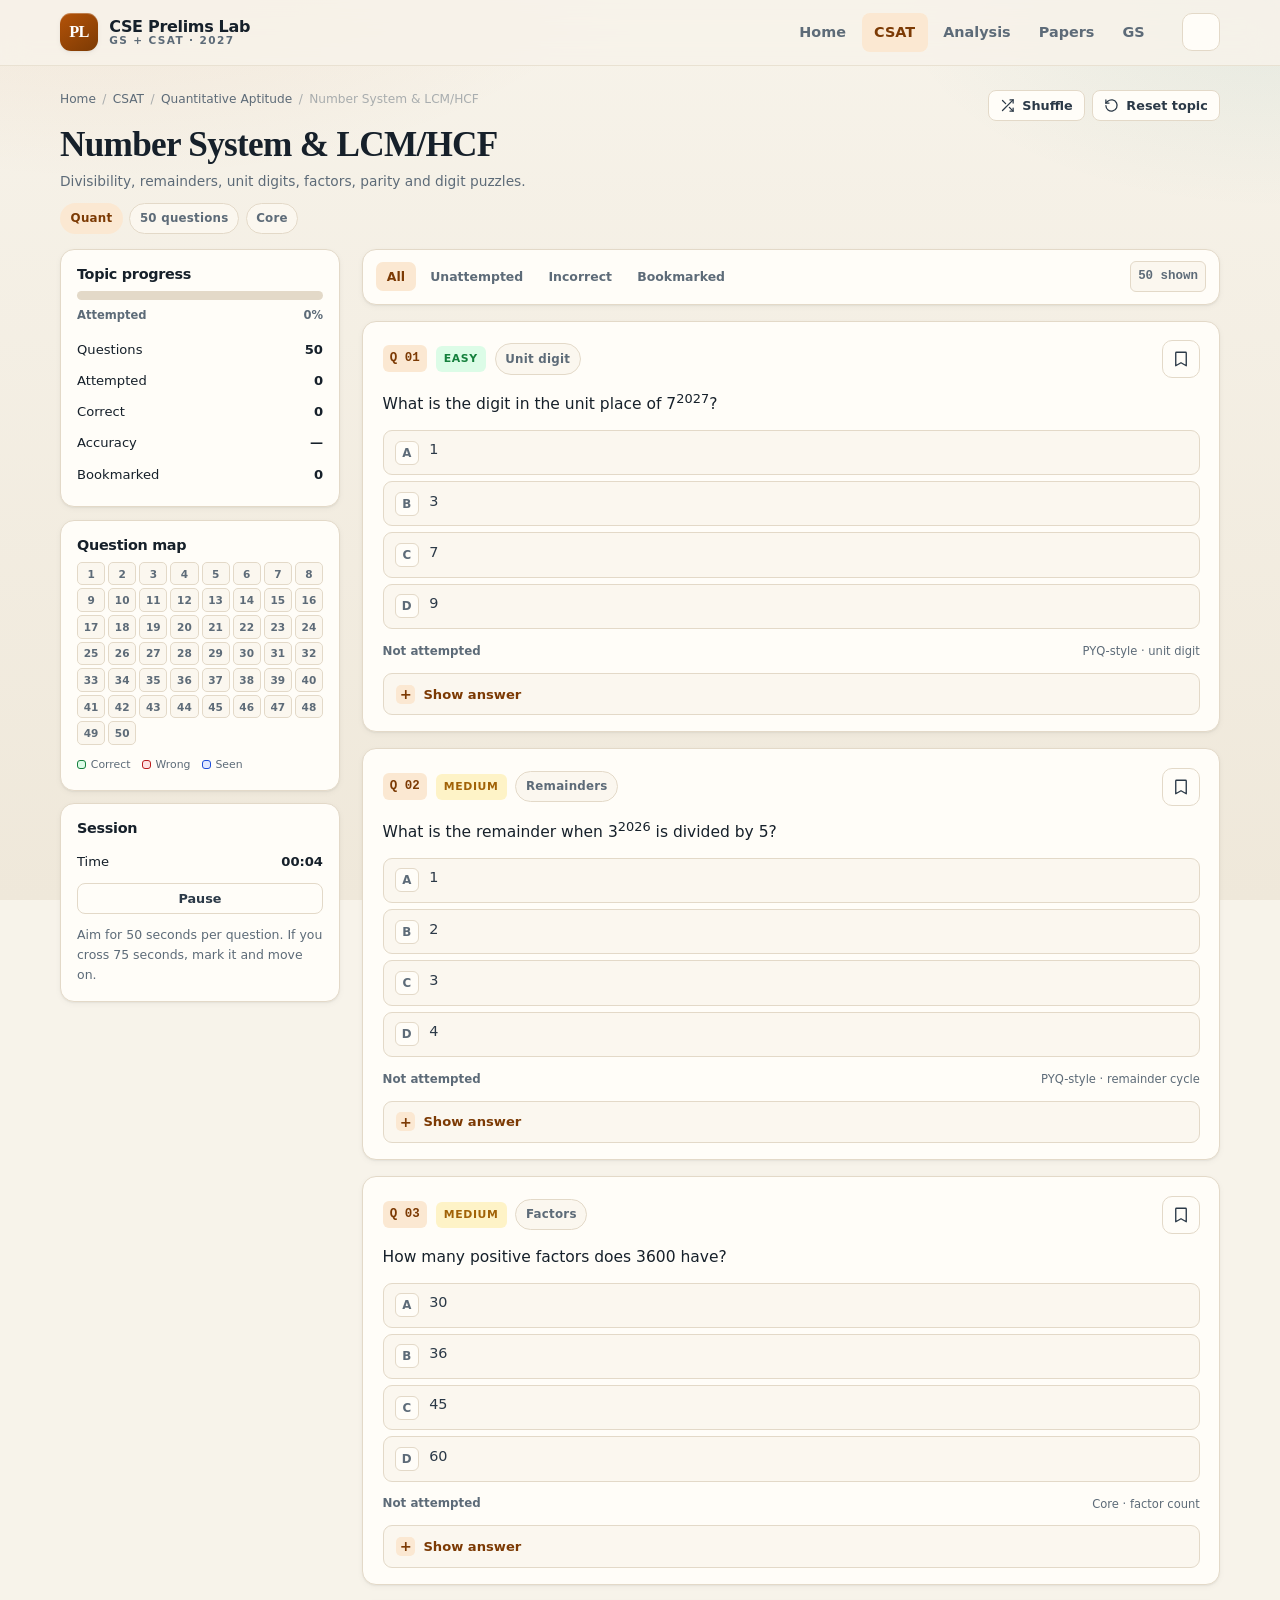
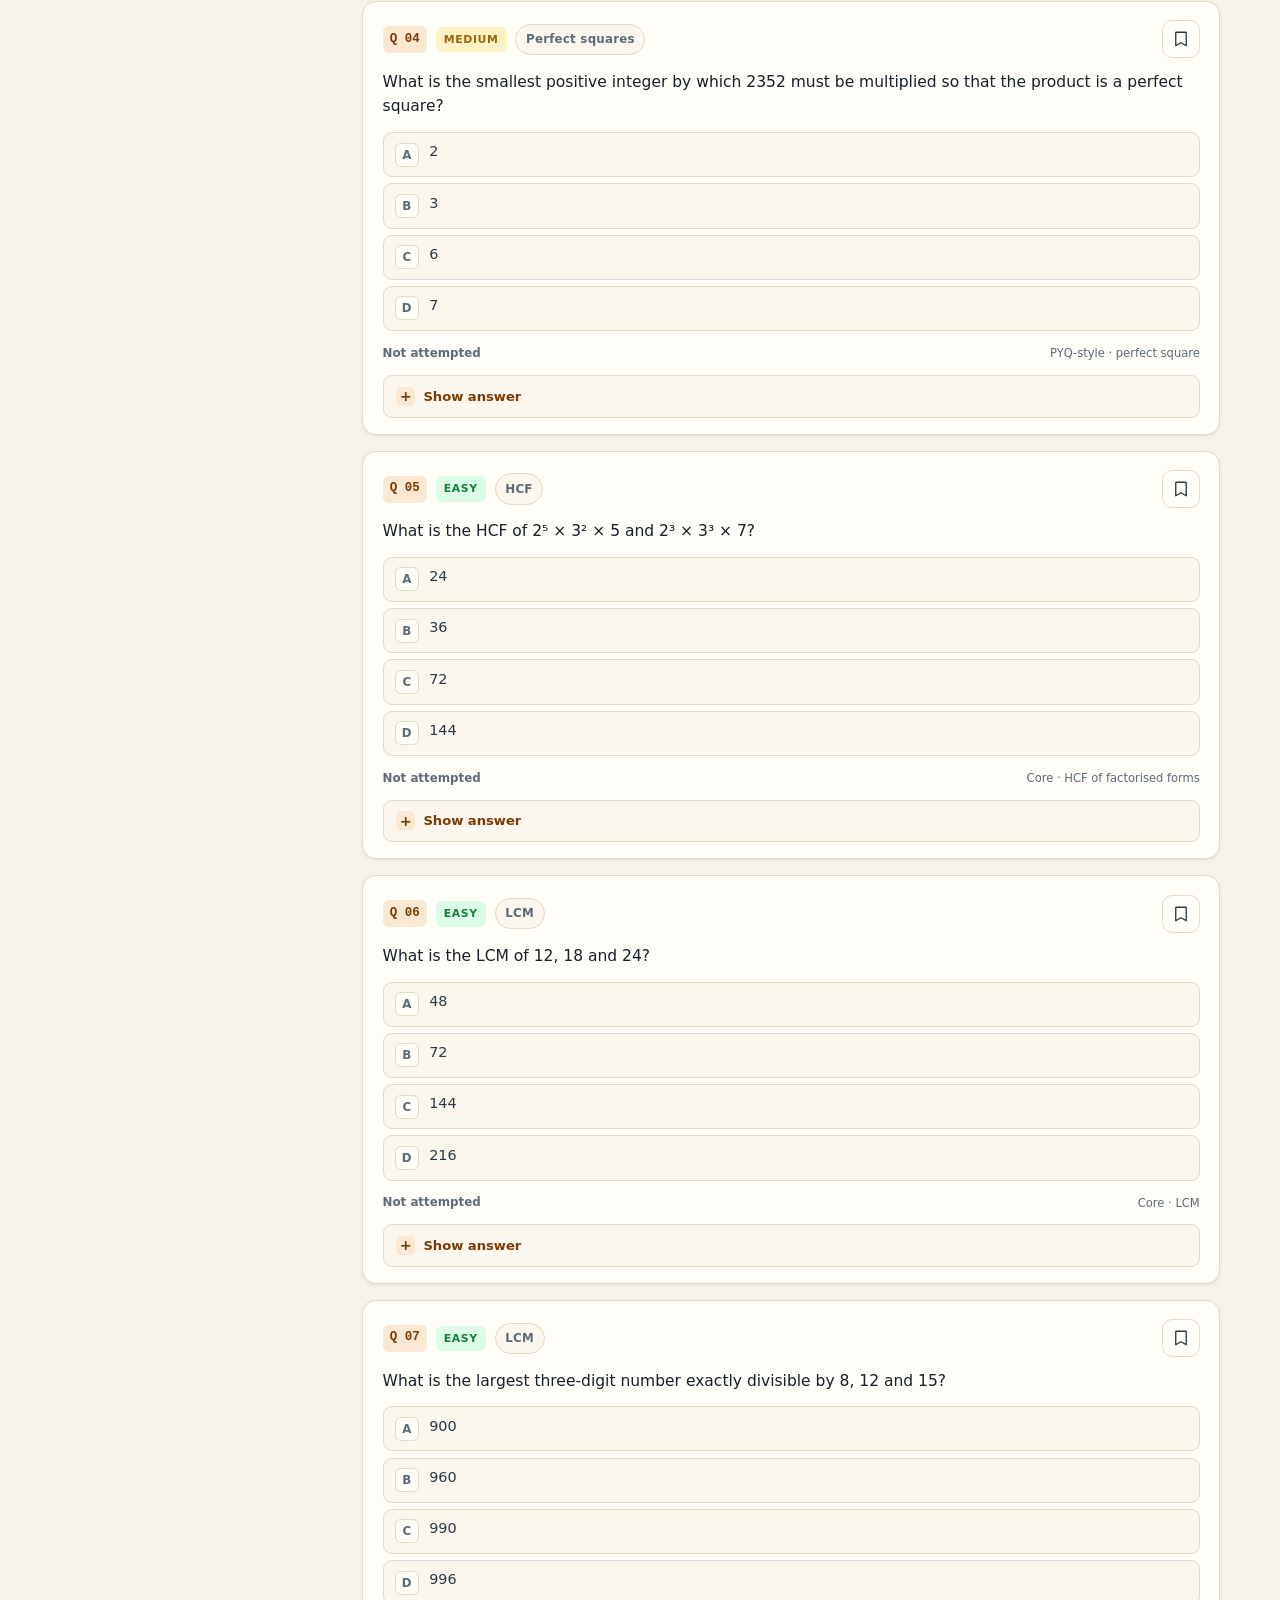
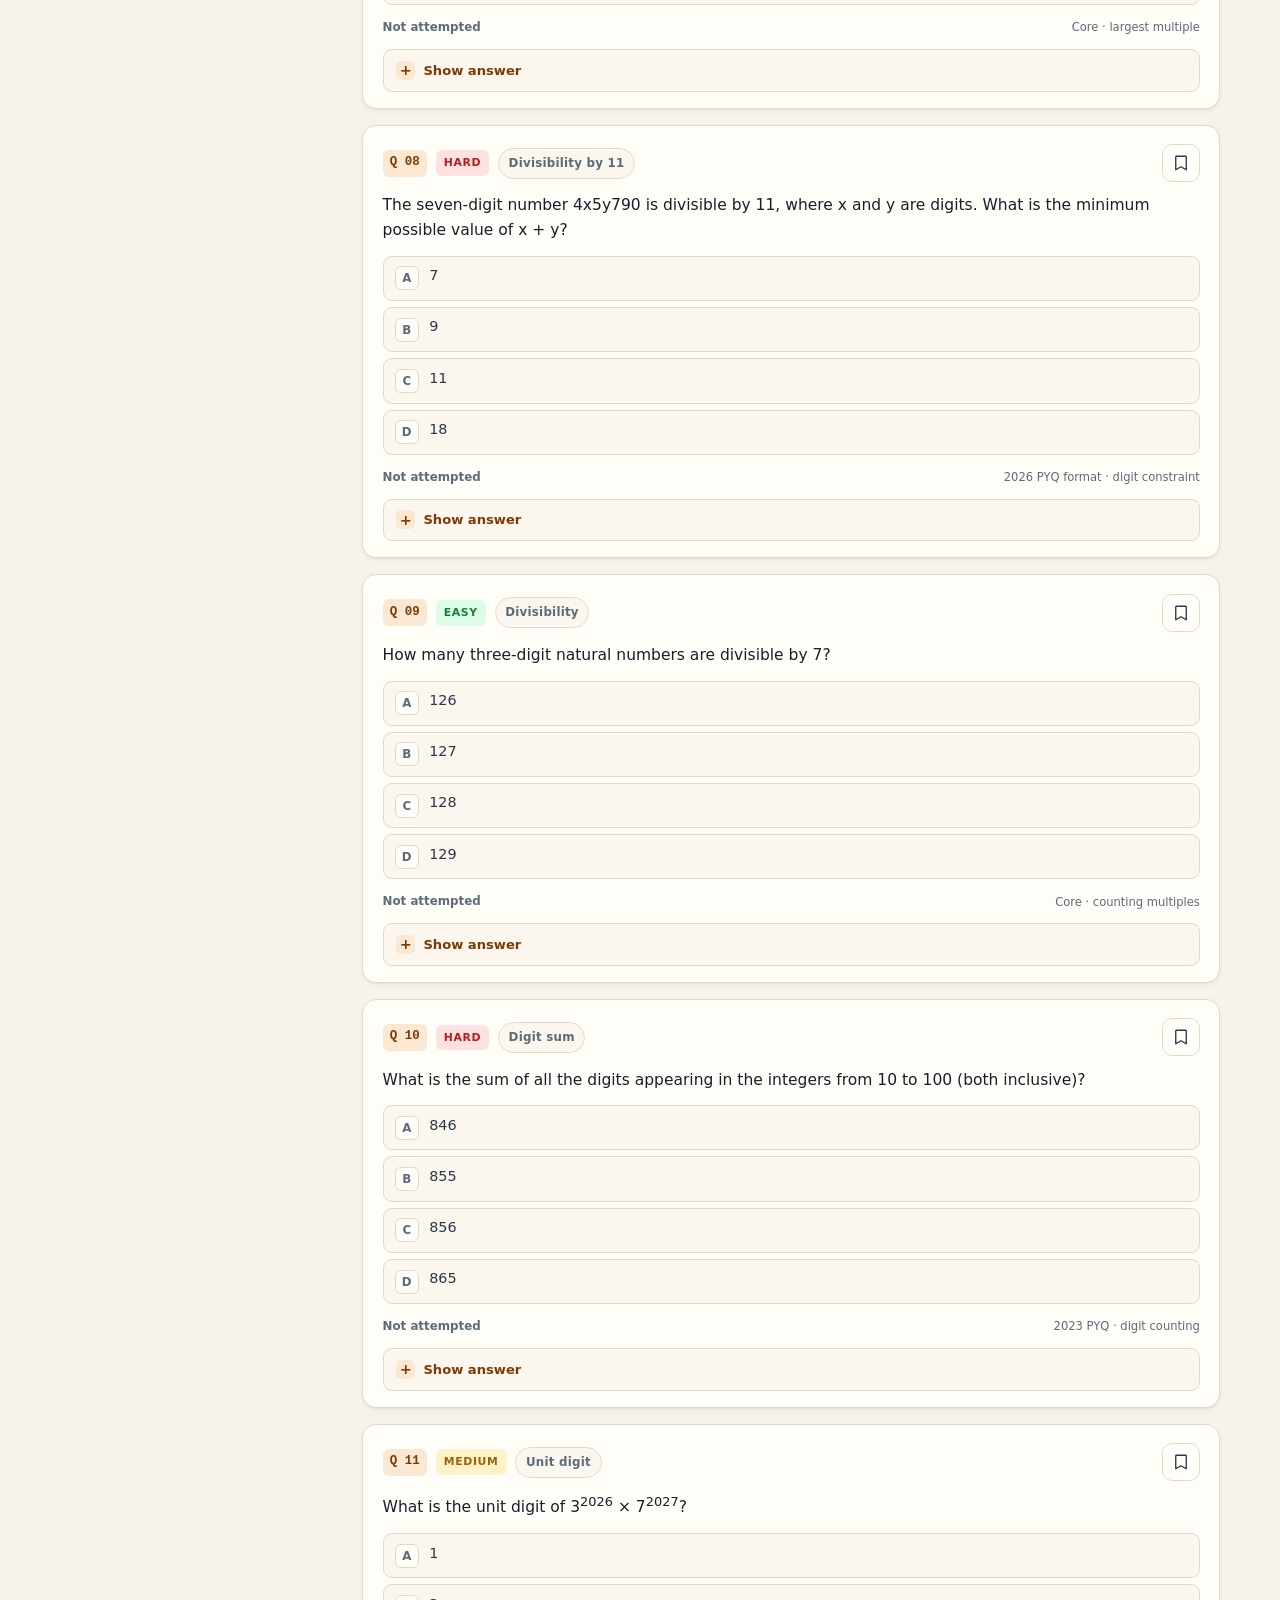
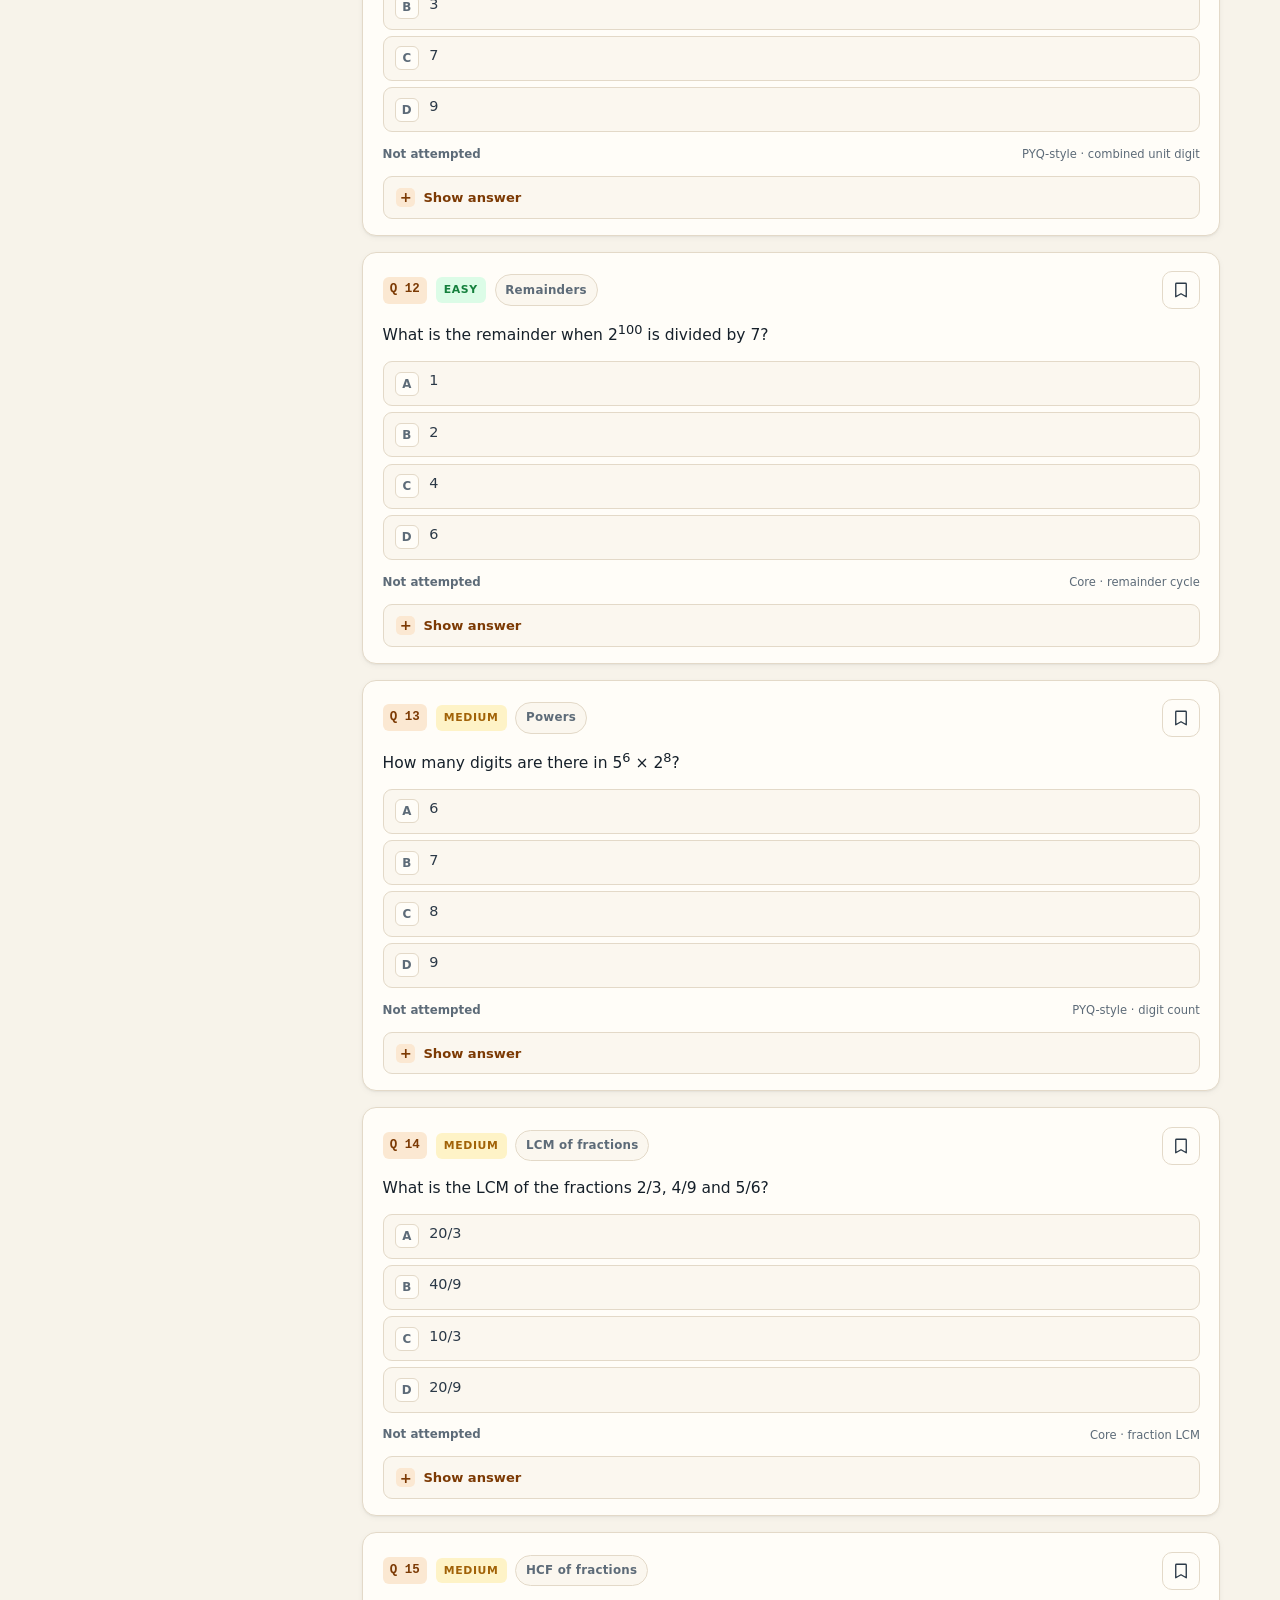
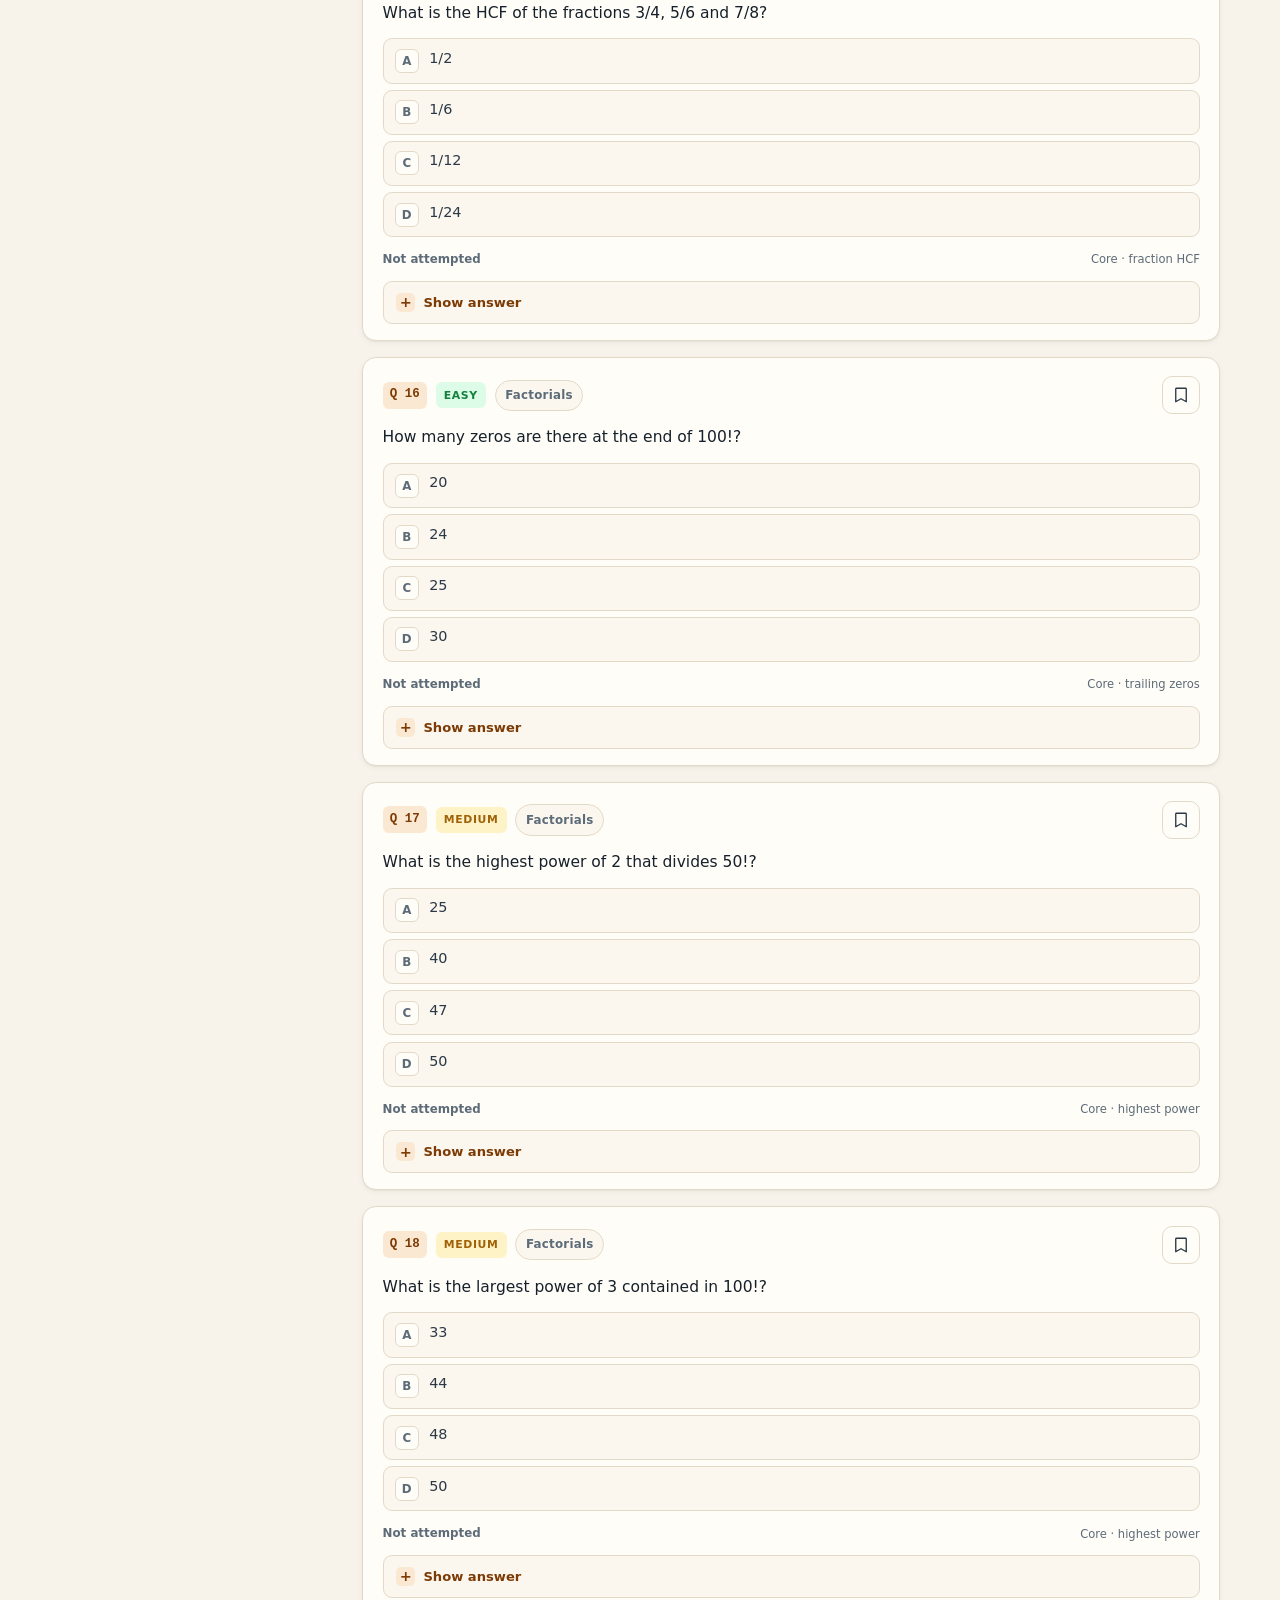
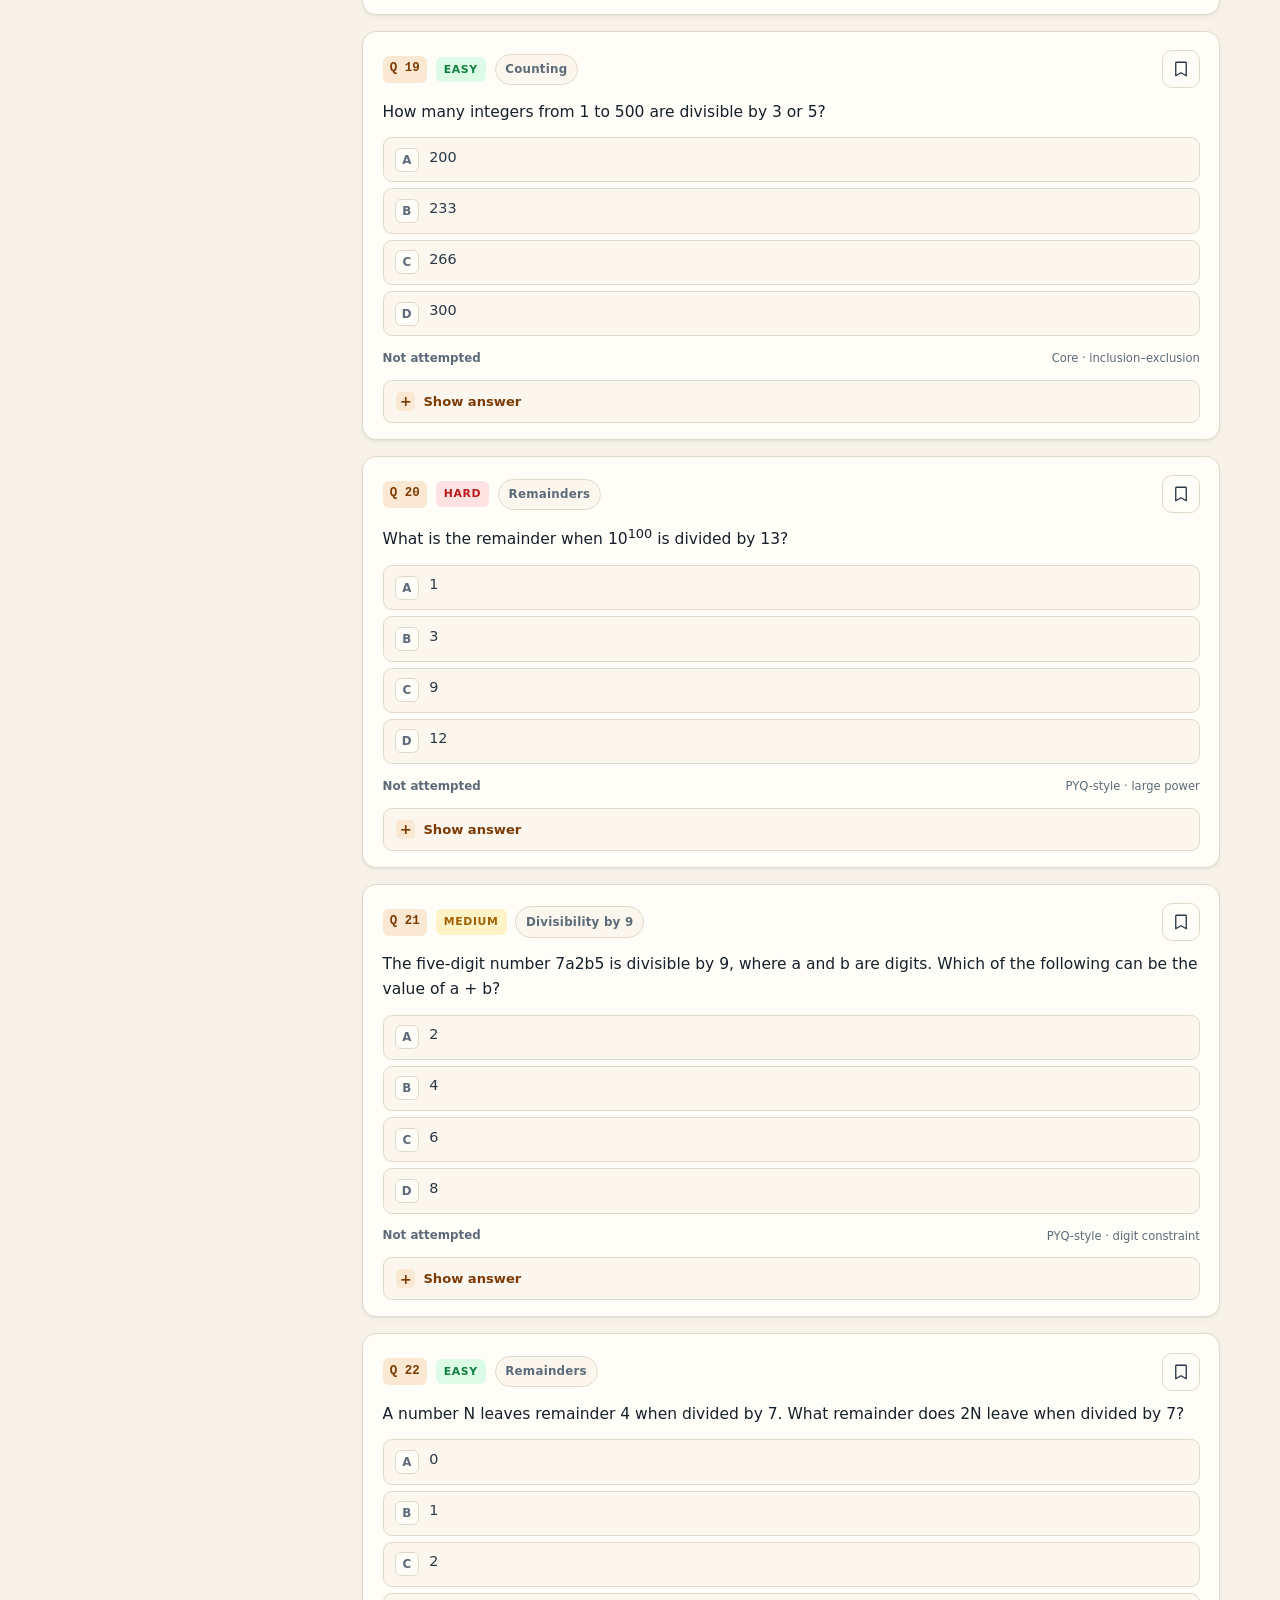
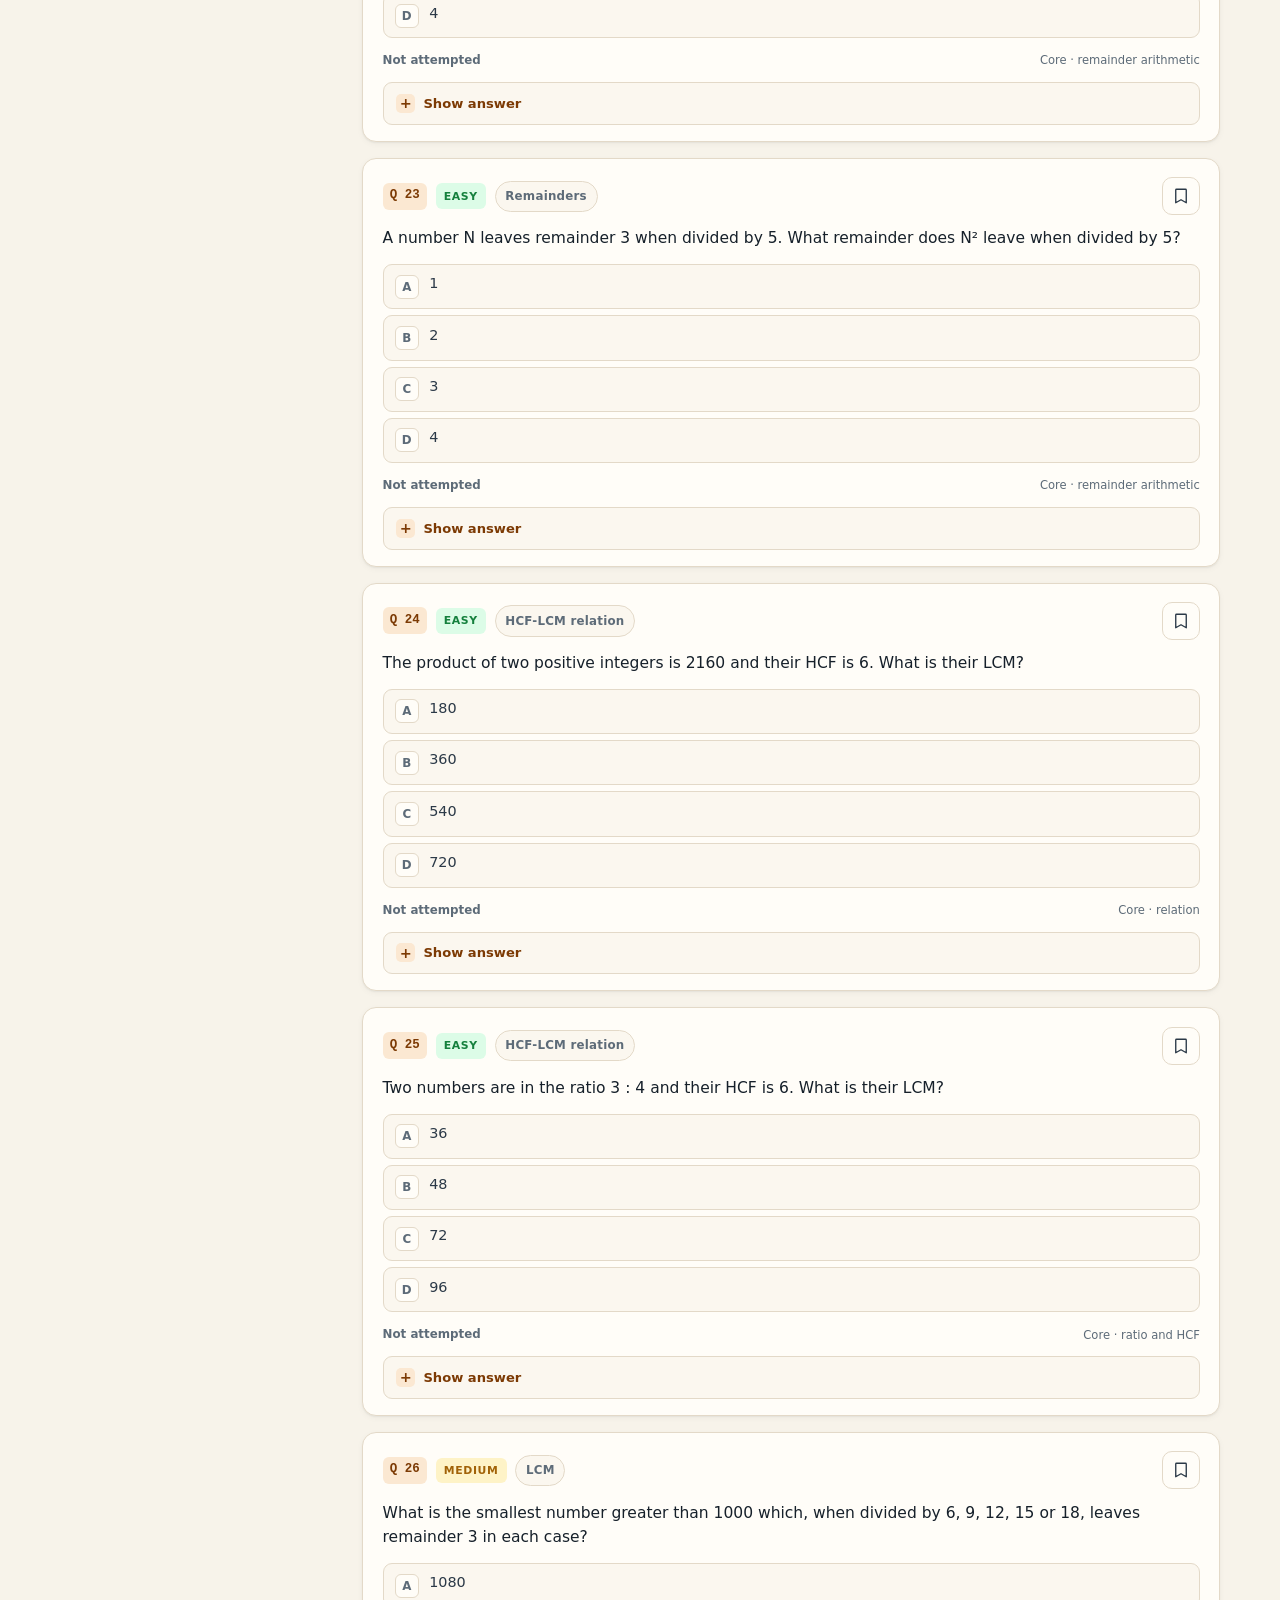
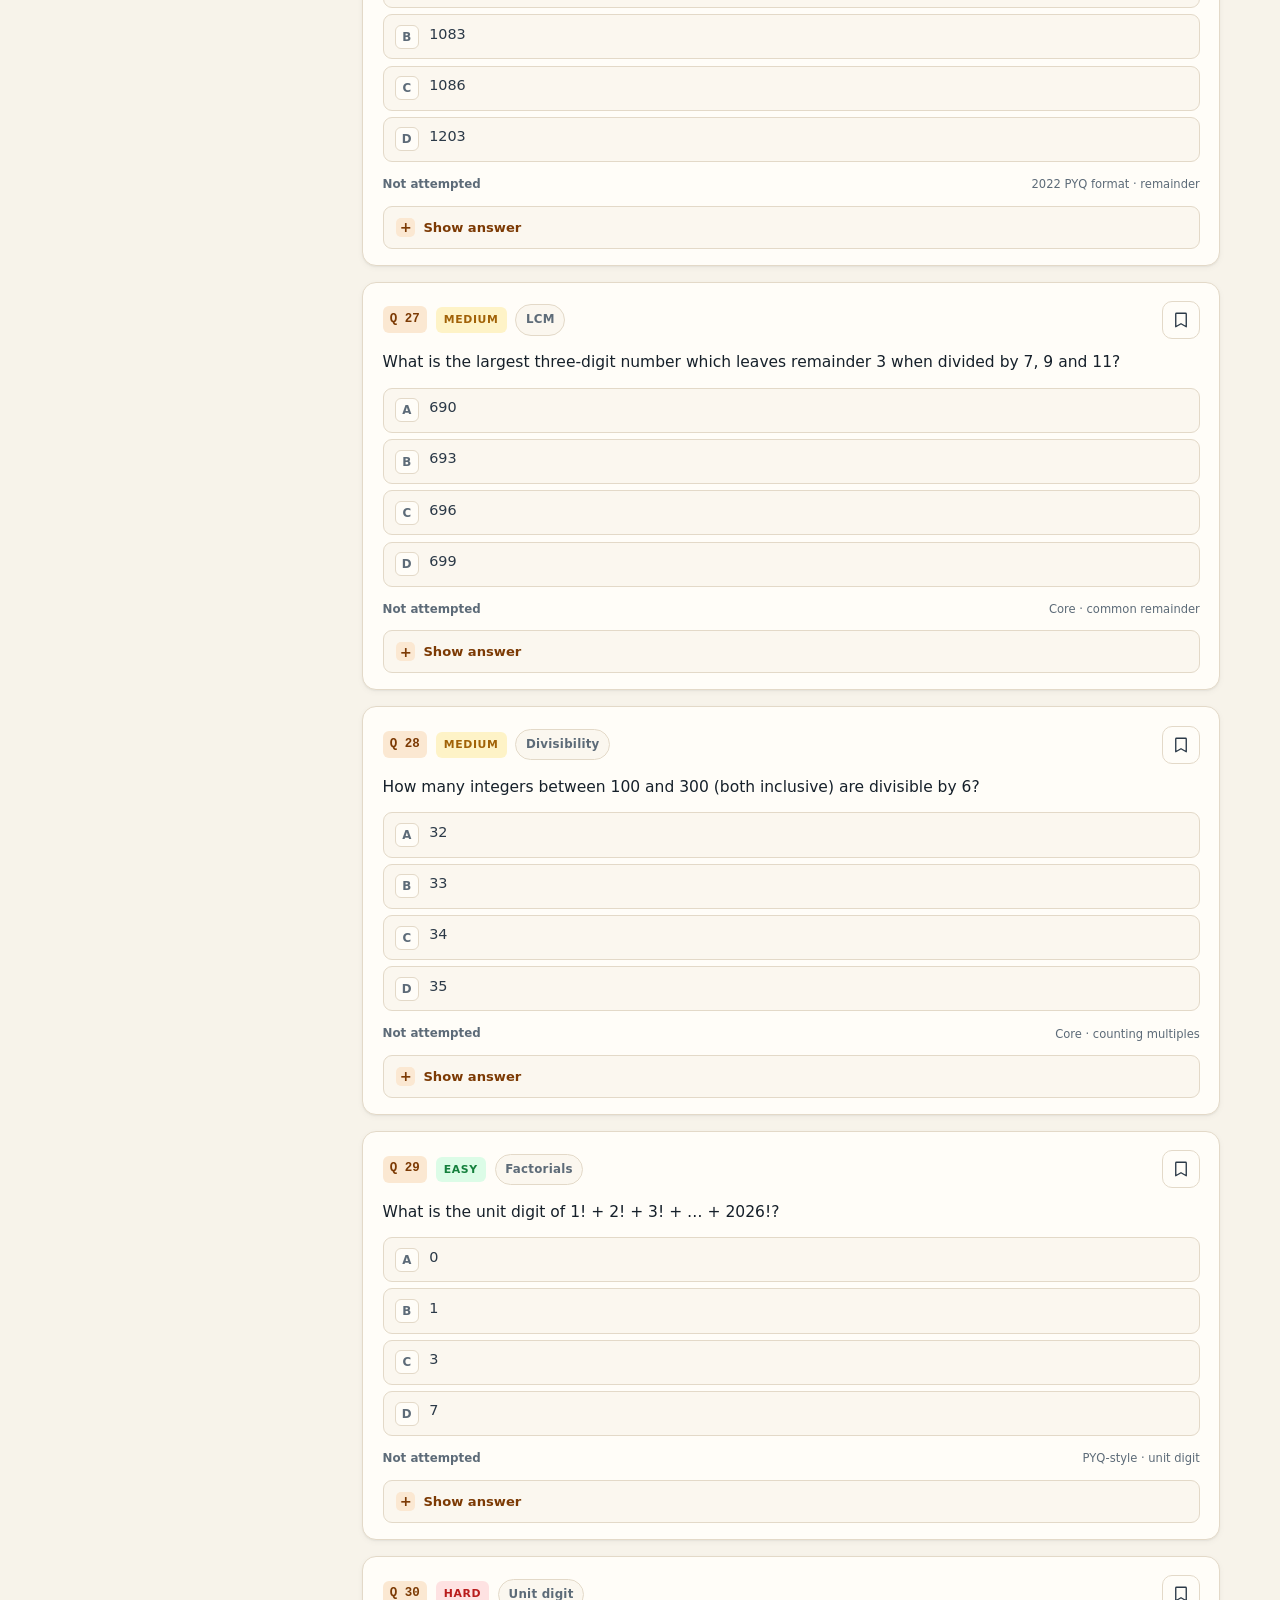
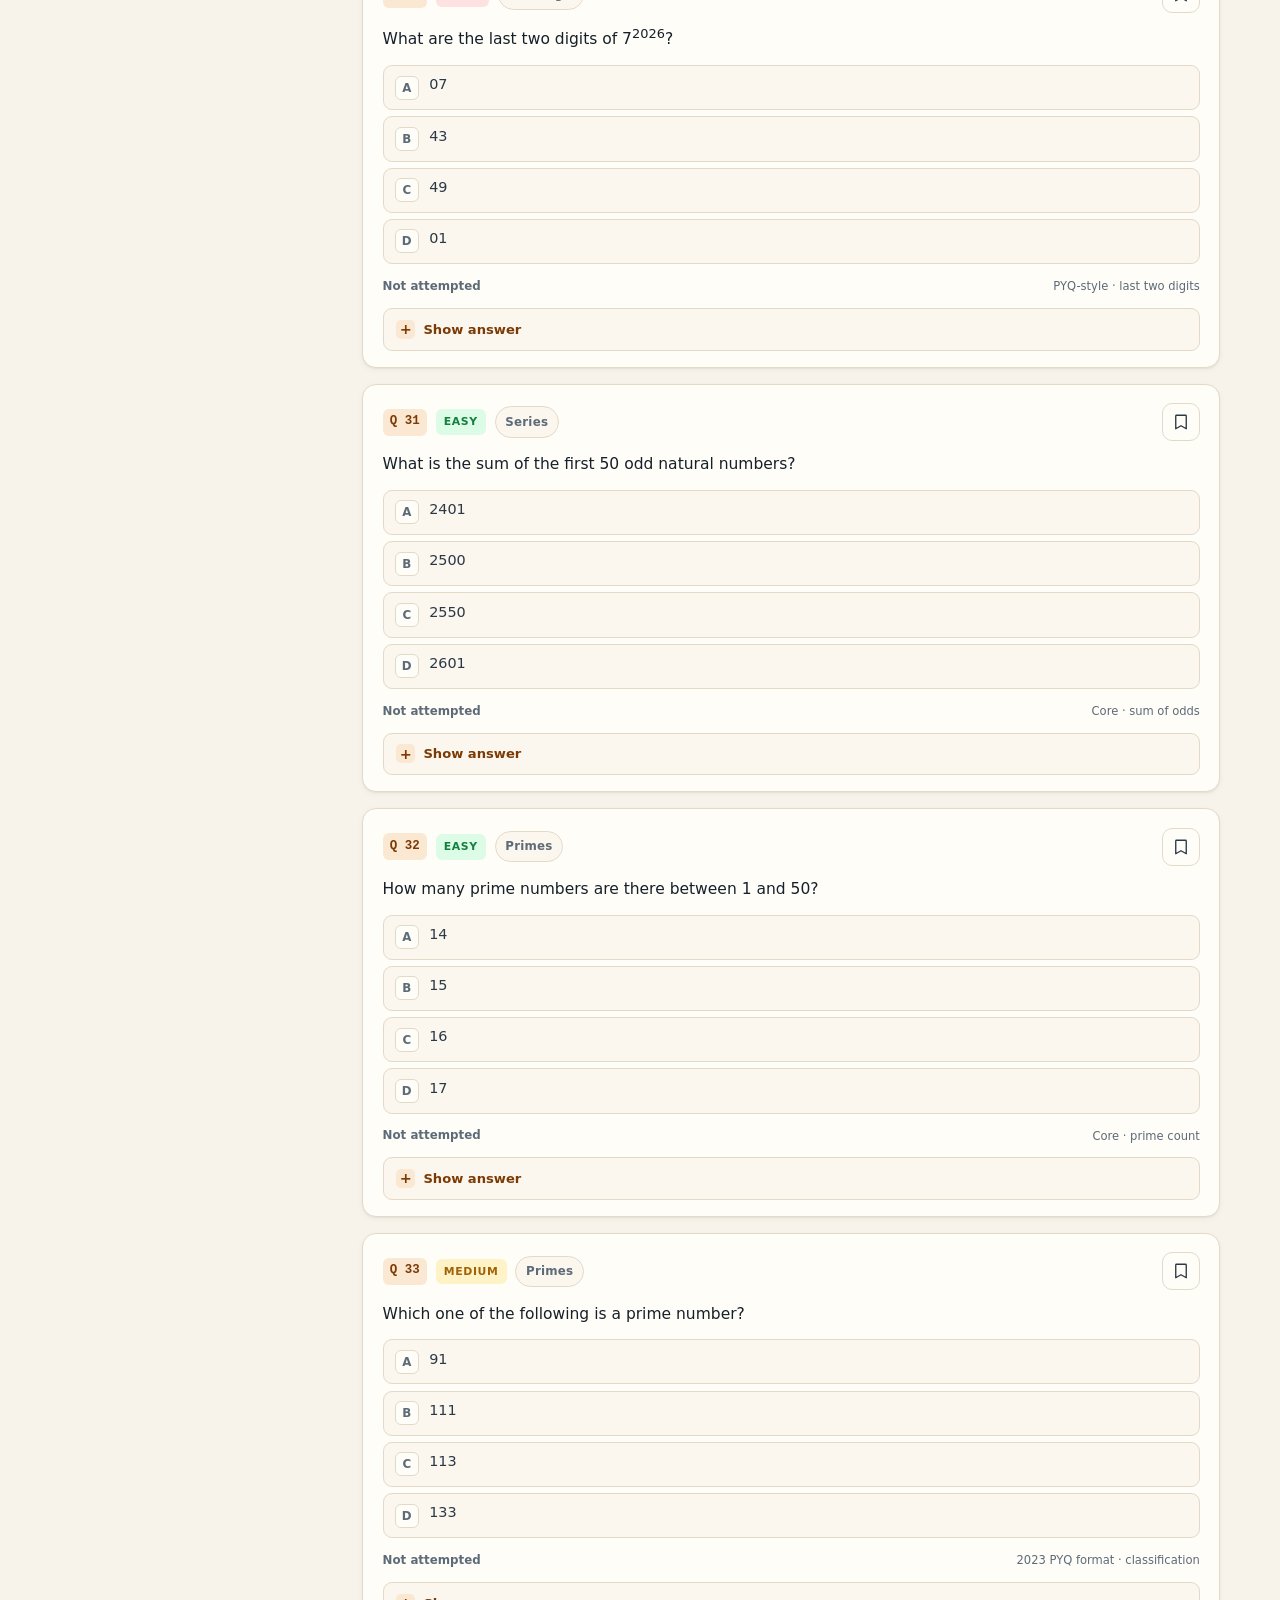
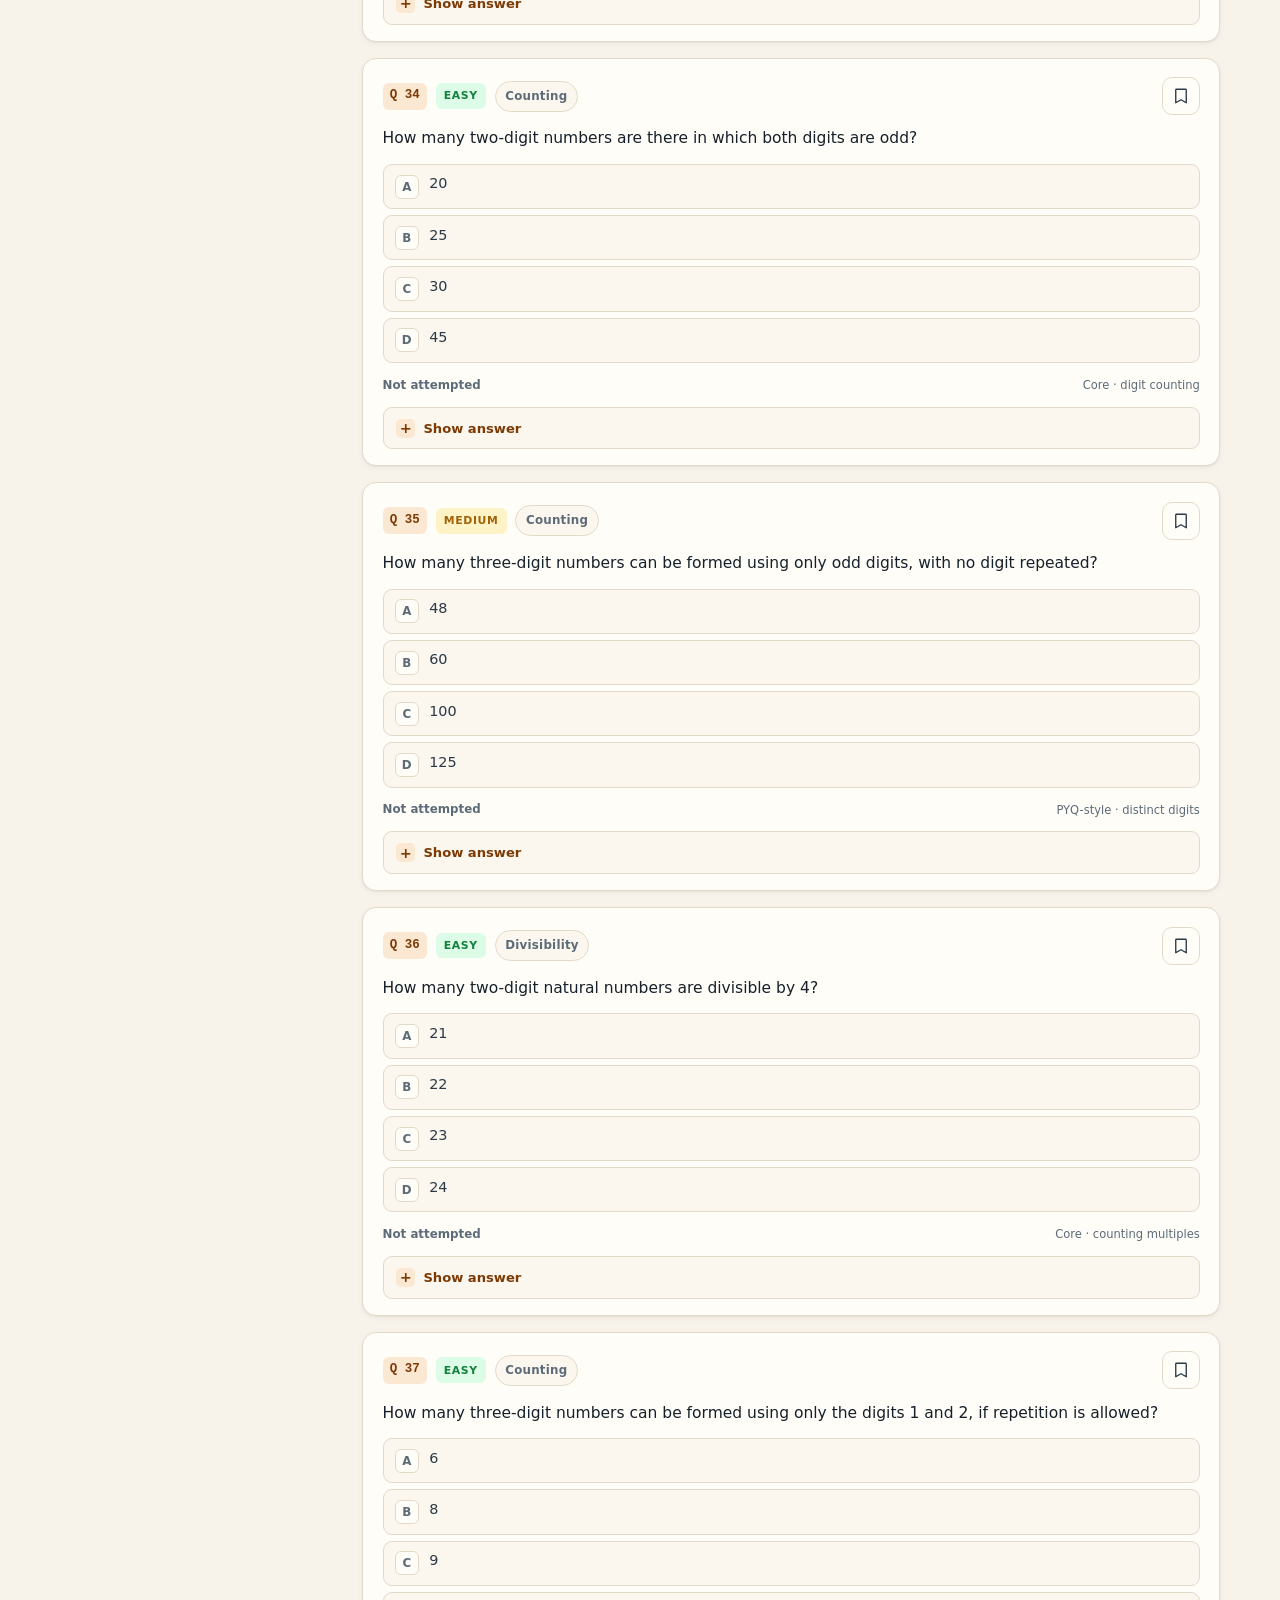
<file: practice.html>
<!DOCTYPE html>
<html lang="en" data-theme="light">
<head>
<meta charset="UTF-8">
<meta name="viewport" content="width=device-width, initial-scale=1.0">
<title>Topic Practice — CSAT | CSE Prelims Lab</title>
<meta name="description" content="Attempt topic-wise CSAT questions with a session timer, filters, bookmarks and answer explanations.">
<link rel="icon" href="assets/favicon.svg" type="image/svg+xml">
<link rel="stylesheet" href="assets/css/site.css">
</head>
<body data-page="csat">
<div data-site-header></div>

<main class="practice-shell" id="practice-root">
  <div class="container">
    <div class="practice-topline">
      <div>
        <div class="breadcrumbs">
          <a href="index.html">Home</a><span>/</span>
          <a href="csat.html">CSAT</a><span>/</span>
          <a id="crumb-track" href="csat.html#quant">Quantitative Aptitude</a><span>/</span>
          <span id="crumb-topic">Topic</span>
        </div>
        <h1 id="topic-title">Loading…</h1>
        <p id="topic-sub"></p>
        <div style="display:flex;gap:.4rem;flex-wrap:wrap;margin-top:.7rem">
          <span class="chip chip-accent" id="topic-chip-track">Quant</span>
          <span class="chip" id="topic-chip-count">50 questions</span>
          <span class="chip" id="topic-chip-level">Core</span>
        </div>
      </div>
      <div class="actions">
        <button type="button" class="btn btn-ghost btn-sm" data-shuffle><svg width="15" height="15" viewBox="0 0 24 24" fill="none" stroke="currentColor" stroke-width="2" stroke-linecap="round"><path d="M16 3h5v5"/><path d="M4 20 21 3"/><path d="M21 16v5h-5"/><path d="m15 15 6 6M4 4l5 5"/></svg> Shuffle</button>
        <button type="button" class="btn btn-ghost btn-sm" data-reset><svg width="15" height="15" viewBox="0 0 24 24" fill="none" stroke="currentColor" stroke-width="2" stroke-linecap="round"><path d="M3 12a9 9 0 1 0 3-6.7L3 8"/><path d="M3 3v5h5"/></svg> Reset topic</button>
      </div>
    </div>

    <div class="practice-layout">
      <aside class="practice-side">
        <div class="side-card">
          <h3>Topic progress</h3>
          <div class="progress-big">
            <div class="mini-bar"><span data-progress-fill style="width:0%"></span></div>
            <div class="progress-label"><span>Attempted</span><span data-progress-label>0%</span></div>
          </div>
          <div class="stat-line"><span>Questions</span><b data-pstat="total">50</b></div>
          <div class="stat-line"><span>Attempted</span><b data-pstat="attempted">0</b></div>
          <div class="stat-line"><span>Correct</span><b data-pstat="correct">0</b></div>
          <div class="stat-line"><span>Accuracy</span><b data-pstat="accuracy">—</b></div>
          <div class="stat-line"><span>Bookmarked</span><b data-pstat="bookmarked">0</b></div>
        </div>

        <div class="side-card">
          <h3>Question map</h3>
          <div class="q-nav" id="q-nav" aria-label="Jump to question"></div>
          <div style="display:flex;gap:.7rem;flex-wrap:wrap;margin-top:.7rem;font-size:.68rem;color:var(--muted)">
            <span style="display:inline-flex;align-items:center;gap:.3rem"><i style="width:9px;height:9px;border-radius:3px;background:var(--success-soft);border:1px solid var(--success)"></i> Correct</span>
            <span style="display:inline-flex;align-items:center;gap:.3rem"><i style="width:9px;height:9px;border-radius:3px;background:var(--danger-soft);border:1px solid var(--danger)"></i> Wrong</span>
            <span style="display:inline-flex;align-items:center;gap:.3rem"><i style="width:9px;height:9px;border-radius:3px;background:var(--blue-soft);border:1px solid var(--blue)"></i> Seen</span>
          </div>
        </div>

        <div class="side-card">
          <h3>Session</h3>
          <div class="stat-line"><span>Time</span><b id="session-timer">00:00</b></div>
          <button type="button" class="btn btn-ghost btn-sm" data-pause style="width:100%;margin-top:.35rem">Pause</button>
          <p class="muted" style="margin:.7rem 0 0">Aim for 50 seconds per question. If you cross 75 seconds, mark it and move on.</p>
        </div>
      </aside>

      <section class="practice-main">
        <div class="practice-toolbar">
          <div class="filter-group" role="group" aria-label="Filter questions">
            <button type="button" class="filter-btn" data-filter="all" aria-pressed="true">All</button>
            <button type="button" class="filter-btn" data-filter="unattempted" aria-pressed="false">Unattempted</button>
            <button type="button" class="filter-btn" data-filter="incorrect" aria-pressed="false">Incorrect</button>
            <button type="button" class="filter-btn" data-filter="bookmarked" aria-pressed="false">Bookmarked</button>
          </div>
          <div class="toolbar-right">
            <span class="timer" id="visible-count">50 shown</span>
          </div>
        </div>
        <div class="question-list" id="question-list"></div>
      </section>
    </div>
  </div>
</main>

<div data-site-footer></div>

<script src="data/topics.js"></script>
<script src="assets/js/app.js"></script>
<script src="assets/js/practice.js"></script>
</body>
</html>
</file>
<file: assets/css/site.css>
/* ==========================================================================
   CSE Prelims Lab — design system
   ========================================================================== */

:root {
  --bg: #f7f3ea;
  --bg-2: #efe8da;
  --surface: #fffdf8;
  --surface-2: #fbf7ef;
  --ink: #16202a;
  --ink-2: #2b3947;
  --muted: #5d6b78;
  --line: #e3d9c8;
  --line-strong: #cdbfa8;
  --accent: #b45309;
  --accent-soft: #fbe8d2;
  --accent-ink: #7c3a04;
  --teal: #0f766e;
  --teal-soft: #dcf2ee;
  --blue: #1d4ed8;
  --blue-soft: #e2e9ff;
  --success: #15803d;
  --success-soft: #dcfce7;
  --danger: #b91c1c;
  --danger-soft: #fee2e2;
  --gold: #a16207;
  --gold-soft: #fef3c7;
  --shadow-sm: 0 1px 2px rgba(22, 32, 42, .06), 0 2px 6px rgba(22, 32, 42, .04);
  --shadow-md: 0 8px 24px rgba(22, 32, 42, .08), 0 2px 8px rgba(22, 32, 42, .05);
  --shadow-lg: 0 24px 60px rgba(22, 32, 42, .12), 0 8px 20px rgba(22, 32, 42, .06);
  --radius: 14px;
  --radius-sm: 9px;
  --radius-lg: 22px;
  --maxw: 1160px;
  --font: "Segoe UI", system-ui, -apple-system, "Helvetica Neue", Arial, sans-serif;
  --font-display: "Iowan Old Style", "Palatino Linotype", Palatino, Georgia, serif;
  --font-mono: "Cascadia Mono", "SFMono-Regular", Consolas, "Liberation Mono", monospace;
  --header-h: 66px;
}

html[data-theme="dark"] {
  --bg: #0d1218;
  --bg-2: #111923;
  --surface: #151e28;
  --surface-2: #192430;
  --ink: #e8eef4;
  --ink-2: #cdd8e3;
  --muted: #93a3b3;
  --line: #263444;
  --line-strong: #35485c;
  --accent: #f0a35e;
  --accent-soft: #3b2a18;
  --accent-ink: #f7c99b;
  --teal: #4fd1c5;
  --teal-soft: #12312e;
  --blue: #8ab4ff;
  --blue-soft: #182a4a;
  --success: #6ee7a8;
  --success-soft: #113223;
  --danger: #fca5a5;
  --danger-soft: #3b1717;
  --gold: #fcd34d;
  --gold-soft: #3a2f10;
  --shadow-sm: 0 1px 2px rgba(0, 0, 0, .4);
  --shadow-md: 0 8px 24px rgba(0, 0, 0, .35);
  --shadow-lg: 0 24px 60px rgba(0, 0, 0, .45);
}

*, *::before, *::after { box-sizing: border-box; }

html { scroll-behavior: smooth; -webkit-text-size-adjust: 100%; }

body {
  margin: 0;
  background: var(--bg);
  color: var(--ink);
  font-family: var(--font);
  font-size: 16px;
  line-height: 1.6;
  -webkit-font-smoothing: antialiased;
}

body::before {
  content: "";
  position: fixed;
  inset: 0;
  pointer-events: none;
  z-index: -1;
  background:
    radial-gradient(900px 420px at 8% -8%, rgba(180, 83, 9, .09), transparent 60%),
    radial-gradient(700px 380px at 100% 0%, rgba(15, 118, 110, .08), transparent 55%),
    linear-gradient(180deg, var(--bg) 0%, var(--bg-2) 100%);
}

img, svg { max-width: 100%; }
a { color: var(--accent); text-decoration-thickness: 1px; text-underline-offset: 3px; }
a:hover { color: var(--accent-ink); }

h1, h2, h3, h4 { line-height: 1.15; margin: 0 0 .4em; letter-spacing: -.02em; }
h1 { font-family: var(--font-display); font-weight: 600; font-size: clamp(2.1rem, 4.6vw, 3.5rem); }
h2 { font-family: var(--font-display); font-weight: 600; font-size: clamp(1.5rem, 2.6vw, 2.25rem); }
h3 { font-size: 1.13rem; font-weight: 700; }
p { margin: 0 0 1em; }
small { font-size: .82rem; }

.container { width: min(100% - 2.4rem, var(--maxw)); margin-inline: auto; }
.narrow { width: min(100% - 2.4rem, 820px); margin-inline: auto; }

/* ---------- header ---------- */

.site-header {
  position: sticky;
  top: 0;
  z-index: 50;
  height: var(--header-h);
  display: flex;
  align-items: center;
  background: color-mix(in srgb, var(--bg) 86%, transparent);
  backdrop-filter: blur(14px) saturate(140%);
  border-bottom: 1px solid color-mix(in srgb, var(--line) 70%, transparent);
}

.header-inner {
  display: flex;
  align-items: center;
  gap: 1.25rem;
  width: min(100% - 2.4rem, var(--maxw));
  margin-inline: auto;
}

.brand {
  display: flex;
  align-items: center;
  gap: .7rem;
  color: var(--ink);
  text-decoration: none;
  font-weight: 800;
  letter-spacing: -.02em;
  white-space: nowrap;
}
.brand:hover { color: var(--ink); }
.brand-mark {
  width: 38px; height: 38px;
  border-radius: 11px;
  display: grid; place-items: center;
  background: linear-gradient(145deg, var(--accent) 0%, #7c3a04 100%);
  color: #fff;
  font-family: var(--font-display);
  font-size: 1.02rem;
  font-weight: 700;
  letter-spacing: -.04em;
  box-shadow: inset 0 1px 0 rgba(255,255,255,.28), var(--shadow-sm);
}
.brand-text { display: flex; flex-direction: column; line-height: 1.05; }
.brand-text b { font-size: 1rem; }
.brand-text span { font-size: .66rem; font-weight: 600; color: var(--muted); letter-spacing: .13em; text-transform: uppercase; }

.nav { display: flex; align-items: center; gap: .2rem; margin-left: auto; }
.nav a {
  padding: .48rem .78rem;
  border-radius: 8px;
  color: var(--muted);
  text-decoration: none;
  font-size: .9rem;
  font-weight: 600;
  transition: background .15s ease, color .15s ease;
}
.nav a:hover { color: var(--ink); background: color-mix(in srgb, var(--line) 45%, transparent); }
.nav a[aria-current="page"] { color: var(--accent-ink); background: var(--accent-soft); }

.header-actions { display: flex; align-items: center; gap: .45rem; margin-left: .3rem; }

.icon-btn {
  appearance: none;
  border: 1px solid var(--line);
  background: var(--surface);
  color: var(--ink-2);
  width: 38px; height: 38px;
  border-radius: 10px;
  display: grid; place-items: center;
  cursor: pointer;
  transition: border-color .15s ease, transform .15s ease, background .15s ease;
}
.icon-btn:hover { border-color: var(--line-strong); transform: translateY(-1px); }
.icon-btn svg { width: 18px; height: 18px; }

.nav-toggle { display: none; }

@media (max-width: 860px) {
  .nav {
    position: fixed;
    inset: var(--header-h) 0 auto 0;
    flex-direction: column;
    align-items: stretch;
    gap: .15rem;
    padding: .7rem 1.2rem 1.1rem;
    background: var(--surface);
    border-bottom: 1px solid var(--line);
    box-shadow: var(--shadow-md);
    transform: translateY(-8px);
    opacity: 0;
    visibility: hidden;
    transition: opacity .18s ease, transform .18s ease, visibility .18s;
  }
  .nav.is-open { opacity: 1; transform: none; visibility: visible; }
  .nav a { padding: .7rem .8rem; font-size: .95rem; }
  .nav-toggle { display: grid; }
  .brand-text span { display: none; }
}

/* ---------- buttons & chips ---------- */

.btn {
  display: inline-flex;
  align-items: center;
  justify-content: center;
  gap: .45rem;
  padding: .68rem 1.05rem;
  border-radius: 10px;
  border: 1px solid transparent;
  font-family: inherit;
  font-size: .9rem;
  font-weight: 700;
  text-decoration: none;
  cursor: pointer;
  transition: transform .15s ease, box-shadow .15s ease, background .15s ease, border-color .15s ease;
}
.btn:hover { transform: translateY(-1px); }
.btn:active { transform: translateY(0); }
.btn-primary { background: var(--accent); color: #fff; box-shadow: var(--shadow-sm); }
.btn-primary:hover { background: #96450a; color: #fff; }
.btn-ghost { background: var(--surface); border-color: var(--line); color: var(--ink-2); }
.btn-ghost:hover { border-color: var(--line-strong); color: var(--ink); }
.btn-soft { background: var(--accent-soft); color: var(--accent-ink); }
.btn-sm { padding: .45rem .7rem; font-size: .8rem; border-radius: 8px; }
.btn[disabled] { opacity: .45; pointer-events: none; }

.chip {
  display: inline-flex;
  align-items: center;
  gap: .4rem;
  padding: .32rem .6rem;
  border-radius: 999px;
  background: var(--surface-2);
  border: 1px solid var(--line);
  color: var(--muted);
  font-size: .74rem;
  font-weight: 700;
  letter-spacing: .02em;
  white-space: nowrap;
}
.chip-accent { background: var(--accent-soft); color: var(--accent-ink); border-color: transparent; }
.chip-teal { background: var(--teal-soft); color: var(--teal); border-color: transparent; }
.chip-blue { background: var(--blue-soft); color: var(--blue); border-color: transparent; }
.chip-success { background: var(--success-soft); color: var(--success); border-color: transparent; }
.chip-danger { background: var(--danger-soft); color: var(--danger); border-color: transparent; }
.chip-gold { background: var(--gold-soft); color: var(--gold); border-color: transparent; }

.difficulty { font-size: .68rem; font-weight: 800; letter-spacing: .06em; text-transform: uppercase; padding: .26rem .5rem; border-radius: 6px; }
.d-easy { background: var(--success-soft); color: var(--success); }
.d-medium { background: var(--gold-soft); color: var(--gold); }
.d-hard { background: var(--danger-soft); color: var(--danger); }

/* ---------- hero ---------- */

.hero { padding: clamp(3rem, 7vw, 5.5rem) 0 2.6rem; }
.hero-grid { display: grid; grid-template-columns: 1.2fr .8fr; gap: 3rem; align-items: center; }
.eyebrow {
  display: inline-flex; align-items: center; gap: .55rem;
  font-size: .72rem; font-weight: 800; letter-spacing: .15em; text-transform: uppercase;
  color: var(--accent-ink);
  background: var(--accent-soft);
  padding: .42rem .7rem; border-radius: 999px;
  margin-bottom: 1.15rem;
}
.eyebrow::before { content: ""; width: 6px; height: 6px; border-radius: 50%; background: var(--accent); }
.hero h1 { margin-bottom: 1rem; }
.hero h1 em { font-style: normal; color: var(--accent); }
.hero-lede { font-size: 1.06rem; color: var(--muted); max-width: 60ch; margin-bottom: 1.6rem; }
.hero-actions { display: flex; flex-wrap: wrap; gap: .7rem; }

.hero-panel {
  background: var(--surface);
  border: 1px solid var(--line);
  border-radius: var(--radius-lg);
  padding: 1.35rem;
  box-shadow: var(--shadow-lg);
  position: relative;
  overflow: hidden;
}
.hero-panel::before {
  content: "";
  position: absolute; inset: 0 0 auto 0; height: 4px;
  background: linear-gradient(90deg, var(--accent), var(--teal), var(--blue));
}
.hero-panel-head { display: flex; justify-content: space-between; align-items: center; margin-bottom: 1rem; }
.hero-panel-head span { font-size: .74rem; font-weight: 800; text-transform: uppercase; letter-spacing: .1em; color: var(--muted); }
.hero-stat-grid { display: grid; grid-template-columns: 1fr 1fr; gap: .6rem; }
.hero-stat {
  background: var(--surface-2);
  border: 1px solid var(--line);
  border-radius: 12px;
  padding: .9rem .95rem;
}
.hero-stat b { display: block; font-family: var(--font-display); font-size: 1.65rem; line-height: 1; color: var(--ink); }
.hero-stat span { display: block; margin-top: .35rem; font-size: .74rem; color: var(--muted); font-weight: 600; }
.hero-note { margin: 1rem 0 0; font-size: .78rem; color: var(--muted); display: flex; gap: .5rem; align-items: flex-start; }
.hero-note svg { flex: 0 0 auto; margin-top: .15rem; }

.stats-strip {
  display: grid;
  grid-template-columns: repeat(4, 1fr);
  gap: 1px;
  background: var(--line);
  border: 1px solid var(--line);
  border-radius: var(--radius);
  overflow: hidden;
  margin: 1.2rem 0 3.6rem;
}
.stats-strip > div { background: var(--surface); padding: 1rem 1.1rem; }
.stats-strip b { display: block; font-family: var(--font-display); font-size: 1.55rem; line-height: 1.1; }
.stats-strip span { font-size: .74rem; color: var(--muted); font-weight: 600; }

/* ---------- sections ---------- */

.section { padding: 2.2rem 0 3.4rem; }
.section-head { display: flex; align-items: end; justify-content: space-between; gap: 1rem; margin-bottom: 1.35rem; }
.section-head p { margin: .35rem 0 0; color: var(--muted); font-size: .92rem; max-width: 62ch; }
.section-head .btn { flex: 0 0 auto; }

.track-grid { display: grid; grid-template-columns: 1fr 1fr; gap: 1rem; }
.track-card {
  position: relative;
  background: var(--surface);
  border: 1px solid var(--line);
  border-radius: var(--radius-lg);
  padding: 1.5rem;
  box-shadow: var(--shadow-sm);
  display: flex;
  flex-direction: column;
  min-height: 250px;
  overflow: hidden;
  transition: transform .18s ease, box-shadow .18s ease, border-color .18s ease;
}
.track-card:hover { transform: translateY(-3px); box-shadow: var(--shadow-md); border-color: var(--line-strong); }
.track-card::after {
  content: ""; position: absolute; right: -40px; top: -50px; width: 190px; height: 190px; border-radius: 50%;
  background: radial-gradient(circle, var(--accent-soft), transparent 70%);
  opacity: .7;
}
.track-card.gs::after { background: radial-gradient(circle, var(--teal-soft), transparent 70%); }
.track-kicker { font-size: .7rem; font-weight: 800; letter-spacing: .12em; text-transform: uppercase; color: var(--muted); margin-bottom: .7rem; }
.track-card h3 { font-family: var(--font-display); font-size: 1.5rem; margin-bottom: .35rem; }
.track-card p { color: var(--muted); font-size: .9rem; max-width: 46ch; }
.track-foot { margin-top: auto; display: flex; align-items: center; gap: .7rem; flex-wrap: wrap; padding-top: 1rem; }
.track-card .badge-soon { position: absolute; top: 1.2rem; right: 1.2rem; z-index: 1; }

.topic-grid { display: grid; grid-template-columns: repeat(3, 1fr); gap: .9rem; }
.topic-card {
  background: var(--surface);
  border: 1px solid var(--line);
  border-radius: var(--radius);
  padding: 1.05rem 1.05rem 1rem;
  text-decoration: none;
  color: var(--ink);
  display: flex;
  flex-direction: column;
  gap: .65rem;
  box-shadow: var(--shadow-sm);
  transition: transform .16s ease, box-shadow .16s ease, border-color .16s ease;
  position: relative;
}
.topic-card:hover { transform: translateY(-2px); box-shadow: var(--shadow-md); border-color: var(--line-strong); color: var(--ink); }
.topic-top { display: flex; align-items: center; gap: .7rem; }
.topic-mono {
  flex: 0 0 auto;
  width: 42px; height: 42px;
  border-radius: 11px;
  display: grid; place-items: center;
  background: var(--accent-soft);
  color: var(--accent-ink);
  font-size: .78rem; font-weight: 900; letter-spacing: -.03em;
}
.topic-mono.teal { background: var(--teal-soft); color: var(--teal); }
.topic-mono.blue { background: var(--blue-soft); color: var(--blue); }
.topic-mono.gold { background: var(--gold-soft); color: var(--gold); }
.topic-title { font-weight: 800; font-size: .96rem; line-height: 1.25; }
.topic-sub { font-size: .78rem; color: var(--muted); margin: 0; line-height: 1.45; }
.topic-meta { display: flex; align-items: center; gap: .5rem; margin-top: auto; padding-top: .45rem; }
.topic-meta .chip { font-size: .68rem; padding: .24rem .45rem; }
.progress-mini { margin-left: auto; font-size: .7rem; font-weight: 800; color: var(--muted); }
.mini-bar { height: 6px; border-radius: 999px; background: var(--line); overflow: hidden; }
.mini-bar > span { display: block; height: 100%; background: var(--teal); border-radius: inherit; transition: width .3s ease; }

/* ---------- callouts ---------- */

.callout {
  background: var(--surface);
  border: 1px solid var(--line);
  border-left: 4px solid var(--accent);
  border-radius: var(--radius-sm);
  padding: 1rem 1.1rem;
  color: var(--ink-2);
  font-size: .9rem;
}
.callout.teal { border-left-color: var(--teal); }
.callout.blue { border-left-color: var(--blue); }
.callout.gold { border-left-color: var(--gold); }
.callout b { color: var(--ink); }

/* ---------- tables ---------- */

.table-wrap { overflow-x: auto; border: 1px solid var(--line); border-radius: var(--radius); background: var(--surface); }
table.data { width: 100%; border-collapse: collapse; font-size: .86rem; min-width: 560px; }
table.data th, table.data td { padding: .7rem .85rem; text-align: left; border-bottom: 1px solid var(--line); }
table.data th { background: var(--surface-2); font-size: .72rem; text-transform: uppercase; letter-spacing: .07em; color: var(--muted); }
table.data tr:last-child td { border-bottom: 0; }
table.data td.num, table.data th.num { text-align: right; font-variant-numeric: tabular-nums; }
table.data tbody tr:hover { background: color-mix(in srgb, var(--accent-soft) 35%, transparent); }

/* ---------- charts ---------- */

.bar-chart { display: flex; flex-direction: column; gap: .55rem; }
.bar-row { display: grid; grid-template-columns: 92px 1fr 44px; align-items: center; gap: .7rem; font-size: .8rem; }
.bar-row .label { color: var(--muted); font-weight: 700; text-align: right; font-variant-numeric: tabular-nums; }
.bar-track { height: 12px; background: var(--surface-2); border: 1px solid var(--line); border-radius: 999px; overflow: hidden; }
.bar-fill { height: 100%; border-radius: inherit; background: var(--teal); }
.bar-fill.accent { background: var(--accent); }
.bar-fill.blue { background: var(--blue); }
.bar-row .val { font-weight: 800; font-variant-numeric: tabular-nums; }

.legend { display: flex; flex-wrap: wrap; gap: .9rem; font-size: .78rem; color: var(--muted); }
.legend span { display: inline-flex; align-items: center; gap: .35rem; }
.legend i { width: 10px; height: 10px; border-radius: 3px; display: inline-block; }

.chart-card { background: var(--surface); border: 1px solid var(--line); border-radius: var(--radius); padding: 1.2rem; box-shadow: var(--shadow-sm); }
.chart-card h3 { font-size: .95rem; margin-bottom: .2rem; }
.chart-card p { font-size: .78rem; color: var(--muted); margin-bottom: 1rem; }

.heat { display: grid; gap: 3px; font-size: .7rem; }
.heat-cell { padding: .38rem .3rem; text-align: center; border-radius: 5px; font-weight: 800; font-variant-numeric: tabular-nums; background: var(--surface-2); color: var(--muted); }
.heat-cell[data-v="1"] { background: var(--accent-soft); color: var(--accent-ink); }
.heat-cell[data-v="2"] { background: color-mix(in srgb, var(--accent) 34%, var(--surface)); color: var(--ink); }
.heat-cell[data-v="3"] { background: color-mix(in srgb, var(--accent) 55%, var(--surface)); color: var(--ink); }
.heat-cell[data-v="4"] { background: color-mix(in srgb, var(--accent) 78%, var(--surface)); color: #fff; }

/* ---------- footer ---------- */

.site-footer { border-top: 1px solid var(--line); margin-top: 3rem; padding: 2.2rem 0 2.6rem; background: color-mix(in srgb, var(--surface) 55%, transparent); }
.footer-grid { display: grid; grid-template-columns: 1.4fr 1fr 1fr; gap: 2rem; }
.footer-grid p { font-size: .82rem; color: var(--muted); max-width: 42ch; }
.footer-col b { display: block; font-size: .74rem; text-transform: uppercase; letter-spacing: .1em; color: var(--muted); margin-bottom: .55rem; }
.footer-col a { display: block; color: var(--ink-2); font-size: .84rem; text-decoration: none; padding: .18rem 0; }
.footer-col a:hover { color: var(--accent); }
.footer-bottom { margin-top: 1.7rem; padding-top: 1rem; border-top: 1px solid var(--line); display: flex; justify-content: space-between; gap: 1rem; font-size: .74rem; color: var(--muted); flex-wrap: wrap; }

/* ---------- generic page header ---------- */

.page-head { padding: 2.6rem 0 1.4rem; }
.page-head h1 { margin-bottom: .5rem; }
.page-head p { color: var(--muted); max-width: 70ch; font-size: .98rem; }
.breadcrumbs { font-size: .76rem; color: var(--muted); margin-bottom: 1rem; display: flex; gap: .4rem; flex-wrap: wrap; }
.breadcrumbs a { color: var(--muted); text-decoration: none; }
.breadcrumbs a:hover { color: var(--accent); }
.breadcrumbs span { opacity: .5; }

/* ---------- practice ---------- */

.practice-shell { padding: 1.5rem 0 4rem; }
.practice-layout { display: grid; grid-template-columns: 280px minmax(0, 1fr); gap: 1.4rem; align-items: start; }
.practice-side { position: sticky; top: calc(var(--header-h) + 16px); display: flex; flex-direction: column; gap: .8rem; }
.side-card { background: var(--surface); border: 1px solid var(--line); border-radius: var(--radius); padding: 1rem; box-shadow: var(--shadow-sm); }
.side-card h3 { font-size: .9rem; margin-bottom: .55rem; }
.side-card .muted { color: var(--muted); font-size: .78rem; }
.stat-line { display: flex; justify-content: space-between; align-items: center; padding: .32rem 0; font-size: .82rem; }
.stat-line b { font-variant-numeric: tabular-nums; }
.progress-big { margin: .3rem 0 .6rem; }
.progress-big .mini-bar { height: 9px; }
.progress-label { display: flex; justify-content: space-between; font-size: .72rem; color: var(--muted); margin-top: .35rem; font-weight: 700; }
.q-nav { display: grid; grid-template-columns: repeat(8, 1fr); gap: 3px; margin-top: .2rem; max-height: 210px; overflow-y: auto; }
.q-dot {
  appearance: none; border: 1px solid var(--line); background: var(--surface-2); color: var(--muted);
  border-radius: 5px; padding: .3rem 0; font-size: .66rem; font-weight: 800; cursor: pointer; font-family: inherit;
}
.q-dot:hover { border-color: var(--accent); color: var(--accent); }
.q-dot.is-correct { background: var(--success-soft); border-color: transparent; color: var(--success); }
.q-dot.is-wrong { background: var(--danger-soft); border-color: transparent; color: var(--danger); }
.q-dot.is-seen { background: var(--blue-soft); border-color: transparent; color: var(--blue); }
.q-dot.is-current { outline: 2px solid var(--accent); outline-offset: 1px; }

.practice-main { min-width: 0; }
.practice-toolbar {
  display: flex; align-items: center; gap: .55rem; flex-wrap: wrap;
  background: var(--surface); border: 1px solid var(--line); border-radius: var(--radius);
  padding: .7rem .8rem; margin-bottom: 1rem; box-shadow: var(--shadow-sm);
  position: sticky; top: calc(var(--header-h) + 8px); z-index: 20;
}
.filter-group { display: flex; gap: .25rem; flex-wrap: wrap; }
.filter-btn {
  appearance: none; border: 1px solid transparent; background: transparent; color: var(--muted);
  font-family: inherit; font-size: .78rem; font-weight: 700; padding: .38rem .6rem; border-radius: 7px; cursor: pointer;
}
.filter-btn:hover { background: var(--surface-2); color: var(--ink); }
.filter-btn.is-active { background: var(--accent-soft); color: var(--accent-ink); }
.toolbar-right { margin-left: auto; display: flex; gap: .4rem; align-items: center; }
.timer { font-family: var(--font-mono); font-size: .78rem; font-weight: 700; color: var(--muted); padding: .3rem .45rem; border: 1px solid var(--line); border-radius: 6px; background: var(--surface-2); }

.question-list { display: flex; flex-direction: column; gap: 1rem; }
.q-card {
  background: var(--surface); border: 1px solid var(--line); border-radius: var(--radius);
  padding: 1.15rem 1.2rem 1rem; box-shadow: var(--shadow-sm); scroll-margin-top: calc(var(--header-h) + 72px);
}
.q-head { display: flex; align-items: center; gap: .55rem; flex-wrap: wrap; margin-bottom: .7rem; }
.q-num { font-family: var(--font-mono); font-size: .78rem; font-weight: 800; color: var(--accent-ink); background: var(--accent-soft); border-radius: 6px; padding: .22rem .45rem; }
.q-tags { display: flex; gap: .35rem; flex-wrap: wrap; margin-left: auto; }
.q-stem { font-size: .97rem; color: var(--ink); }
.q-stem p { margin: 0 0 .6rem; }
.q-stem p:last-child { margin-bottom: 0; }
.q-diagram { margin: .7rem 0 .2rem; overflow-x: auto; }
.q-diagram table { border-collapse: collapse; font-size: .82rem; min-width: 320px; }
.q-diagram th, .q-diagram td { border: 1px solid var(--line-strong); padding: .38rem .55rem; text-align: center; }
.q-diagram th { background: var(--surface-2); }
.q-diagram svg { display: block; margin: .2rem auto; }

.options { display: flex; flex-direction: column; gap: .38rem; margin: .8rem 0 .2rem; }
.option {
  display: flex; align-items: flex-start; gap: .65rem; width: 100%; text-align: left;
  background: var(--surface-2); border: 1px solid var(--line); border-radius: 9px;
  padding: .6rem .7rem; cursor: pointer; font-family: inherit; font-size: .9rem; color: var(--ink-2);
  transition: border-color .13s ease, background .13s ease, transform .13s ease;
}
.option:hover { border-color: var(--line-strong); background: var(--surface); }
.option .key {
  flex: 0 0 auto; width: 24px; height: 24px; border-radius: 6px; display: grid; place-items: center;
  background: var(--surface); border: 1px solid var(--line); font-size: .74rem; font-weight: 800; color: var(--muted);
}
.option .txt { padding-top: .05rem; }
.option.is-selected { border-color: var(--accent); background: var(--accent-soft); }
.option.is-selected .key { background: var(--accent); color: #fff; border-color: var(--accent); }
.option.is-correct { border-color: var(--success); background: var(--success-soft); }
.option.is-correct .key { background: var(--success); color: #fff; border-color: var(--success); }
.option.is-wrong { border-color: var(--danger); background: var(--danger-soft); }
.option.is-wrong .key { background: var(--danger); color: #fff; border-color: var(--danger); }
.option[disabled] { cursor: default; }

.q-foot { display: flex; align-items: center; gap: .5rem; flex-wrap: wrap; margin-top: .8rem; }
.q-status { font-size: .74rem; color: var(--muted); font-weight: 700; }
.q-status.ok { color: var(--success); }
.q-status.bad { color: var(--danger); }
.bookmark-btn { margin-left: auto; }

details.answer {
  margin-top: .75rem;
  border: 1px solid var(--line);
  border-radius: 9px;
  background: var(--surface-2);
  overflow: hidden;
}
details.answer summary {
  list-style: none;
  cursor: pointer;
  padding: .62rem .8rem;
  font-size: .82rem;
  font-weight: 800;
  color: var(--accent-ink);
  display: flex; align-items: center; gap: .5rem;
  user-select: none;
}
details.answer summary::-webkit-details-marker { display: none; }
details.answer summary::before {
  content: "+"; display: grid; place-items: center;
  width: 19px; height: 19px; border-radius: 5px; background: var(--accent-soft); font-size: .9rem; line-height: 1;
}
details.answer[open] summary::before { content: "–"; }
details.answer summary:hover { background: var(--accent-soft); }
.answer-body { padding: .2rem .85rem .85rem; border-top: 1px solid var(--line); font-size: .86rem; color: var(--ink-2); }
.answer-correct { display: flex; align-items: center; gap: .5rem; flex-wrap: wrap; margin: .7rem 0 .55rem; font-weight: 800; color: var(--success); }
.answer-correct .key { width: 24px; height: 24px; border-radius: 6px; display: grid; place-items: center; background: var(--success); color: #fff; font-size: .74rem; }
.answer-body .exp { color: var(--ink-2); line-height: 1.65; }
.answer-body .exp p { margin: 0 0 .55rem; }
.answer-body .exp p:last-child { margin-bottom: 0; }
.answer-body .trick { margin-top: .65rem; padding: .55rem .7rem; background: var(--gold-soft); border-radius: 7px; color: var(--ink-2); font-size: .8rem; }
.answer-body .trick b { color: var(--gold); }

.empty-state { text-align: center; padding: 2.5rem 1rem; color: var(--muted); background: var(--surface); border: 1px dashed var(--line-strong); border-radius: var(--radius); }
.empty-state b { display: block; color: var(--ink); margin-bottom: .3rem; }

.practice-topline { display: flex; align-items: flex-start; justify-content: space-between; gap: 1rem; margin-bottom: .9rem; flex-wrap: wrap; }
.practice-topline h1 { font-size: clamp(1.6rem, 3vw, 2.2rem); margin: .15rem 0 .25rem; }
.practice-topline p { color: var(--muted); font-size: .86rem; margin: 0; max-width: 70ch; }
.practice-topline .actions { display: flex; gap: .45rem; flex-wrap: wrap; }

@media (max-width: 980px) {
  .practice-layout { grid-template-columns: 1fr; }
  .practice-side { position: static; order: 2; }
  .practice-main { order: 1; }
  .practice-toolbar { position: static; }
  .q-nav { grid-template-columns: repeat(10, 1fr); max-height: none; }
}

@media (max-width: 860px) {
  .hero-grid { grid-template-columns: 1fr; gap: 1.6rem; }
  .track-grid { grid-template-columns: 1fr; }
  .topic-grid { grid-template-columns: 1fr 1fr; }
  .stats-strip { grid-template-columns: 1fr 1fr; }
  .footer-grid { grid-template-columns: 1fr 1fr; }
}

@media (max-width: 560px) {
  .container, .narrow { width: calc(100% - 1.5rem); }
  .topic-grid { grid-template-columns: 1fr; }
  .brand-text b { font-size: .9rem; }
  .hero { padding-top: 2rem; }
  .hero-actions .btn { width: 100%; }
  .stats-strip { grid-template-columns: 1fr 1fr; }
  .footer-grid { grid-template-columns: 1fr; }
  .q-card { padding: 1rem .9rem .9rem; }
  .q-tags { margin-left: 0; width: 100%; }
  .q-nav { grid-template-columns: repeat(8, 1fr); }
  .bar-row { grid-template-columns: 70px 1fr 34px; }
}

@media (prefers-reduced-motion: reduce) {
  *, *::before, *::after { transition-duration: .01ms !important; animation-duration: .01ms !important; scroll-behavior: auto !important; }
}

/* ---------- paper tests ---------- */

[hidden] { display: none !important; }
#test-timer.is-low { color: var(--danger); border-color: var(--danger); }
.results-panel { margin-bottom: 1rem; }
.results-grid { display: grid; grid-template-columns: repeat(auto-fit, minmax(140px, 1fr)); gap: .7rem; margin: .3rem 0 .9rem; }
.result-stat { background: var(--surface-2); border: 1px solid var(--line); border-radius: 9px; padding: .7rem .8rem; }
.result-stat span { display: block; font-size: .68rem; text-transform: uppercase; letter-spacing: .06em; color: var(--muted); margin-bottom: .2rem; }
.result-stat b { font-size: 1.25rem; font-variant-numeric: tabular-nums; }
.tag-grid { display: grid; grid-template-columns: repeat(auto-fit, minmax(220px, 1fr)); gap: 0 1.2rem; margin-bottom: .3rem; }
.results-actions { display: flex; gap: .5rem; flex-wrap: wrap; margin-top: .9rem; }

/* ---------- print ---------- */

@media print {
  .site-header, .site-footer, .practice-toolbar, .practice-side, .hero-actions, .btn { display: none !important; }
  body { background: #fff; color: #000; }
  .q-card { break-inside: avoid; box-shadow: none; border-color: #bbb; }
  details.answer { display: block; }
  details.answer summary { display: none; }
  details.answer .answer-body { display: block !important; }
}
</file>
